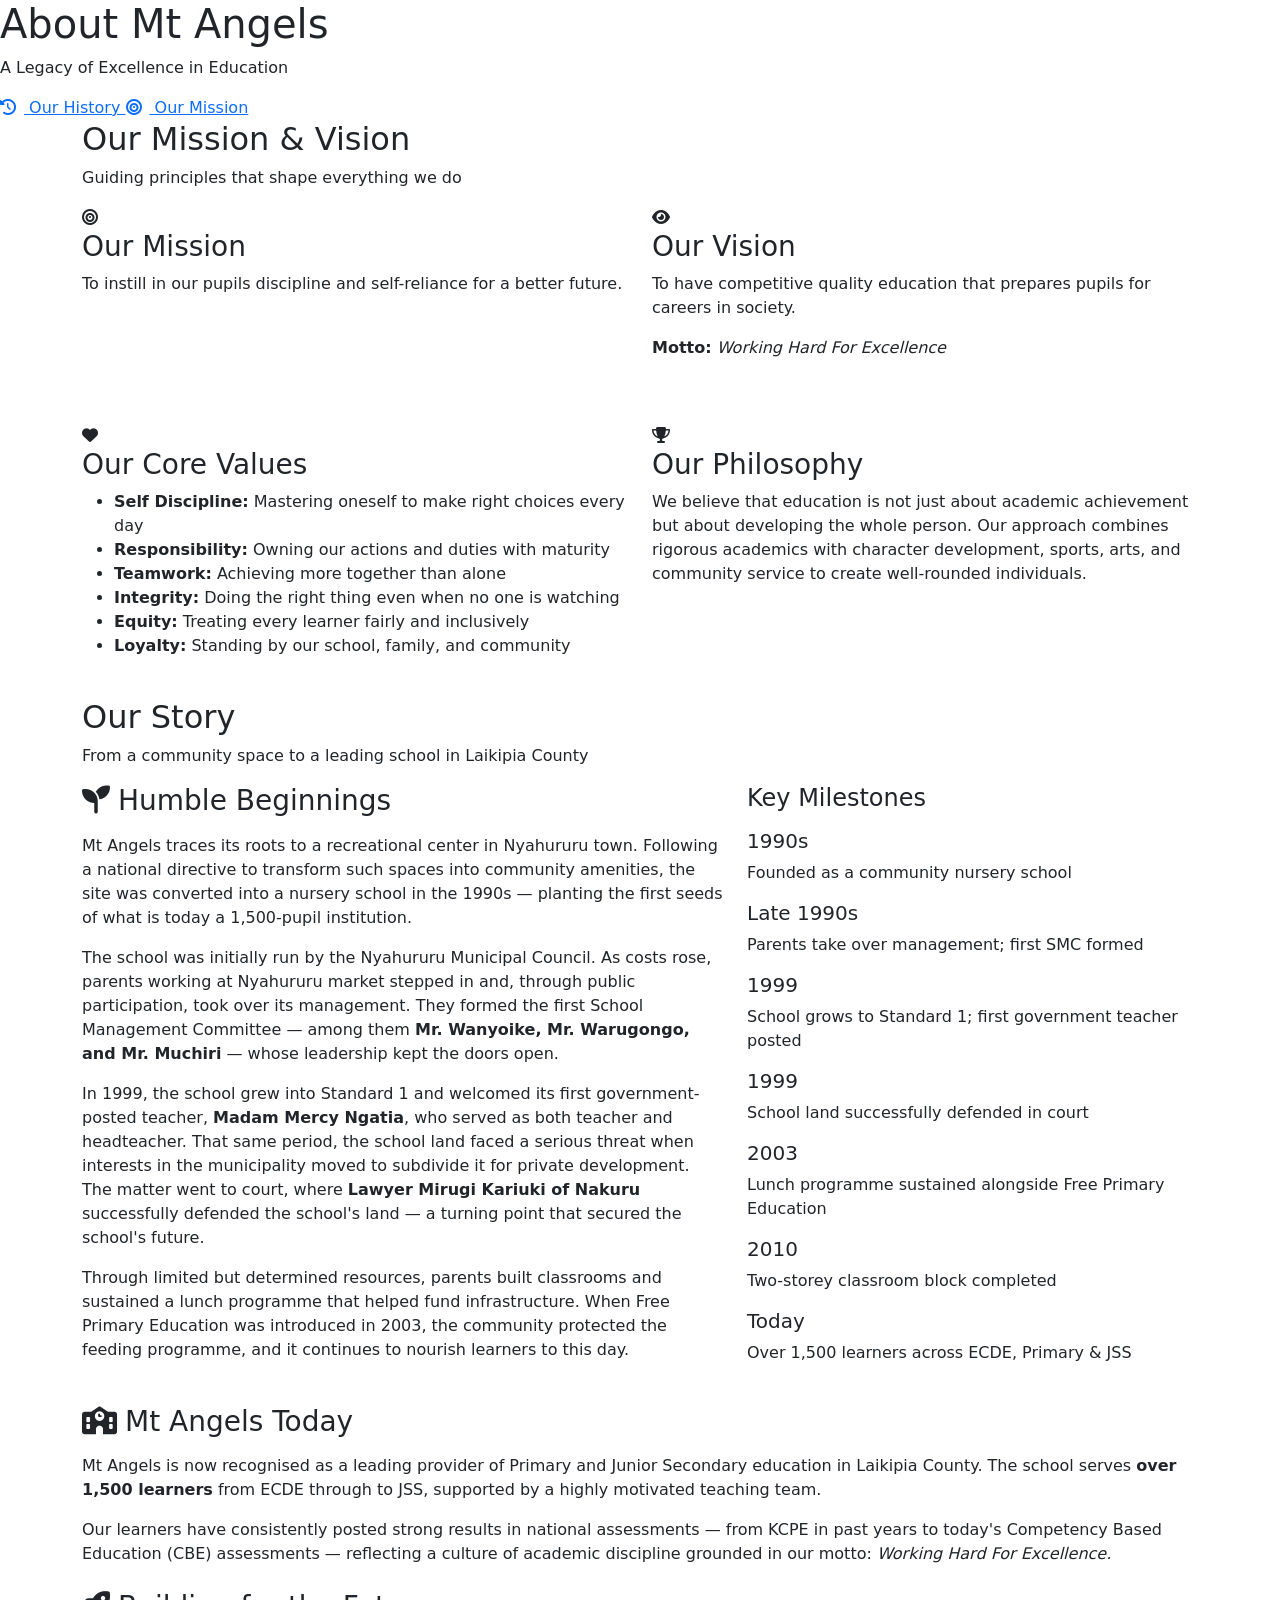
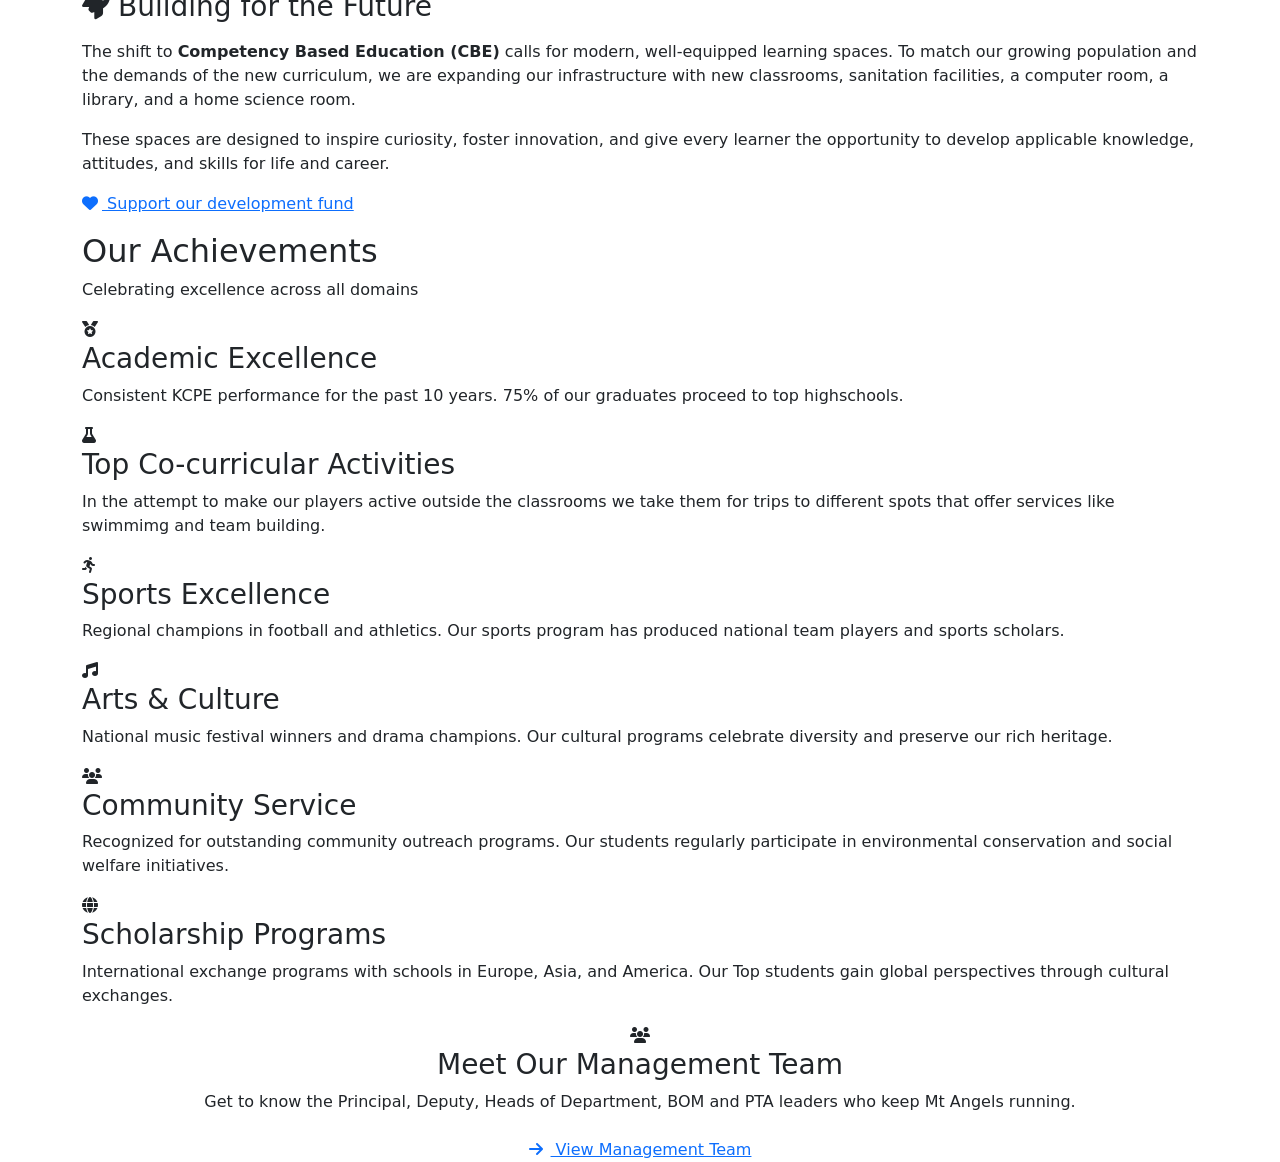
<file: school-website/src/main/resources/templates/about.html>
<!DOCTYPE html>
<html xmlns:th="http://www.thymeleaf.org">
<head>
    <meta charset="UTF-8">
    <meta name="viewport" content="width=device-width, initial-scale=1.0">
    <title>About Us - Mt Angels Comprehensive School</title>
    <meta name="description" content="Learn about Mt Angels Comprehensive School - Our history, mission, vision, and commitment to excellence in education.">
    <!-- Bootstrap CSS -->
    <link href="https://cdn.jsdelivr.net/npm/bootstrap@5.3.0/dist/css/bootstrap.min.css" rel="stylesheet">
    <!-- Google Fonts -->
    <link href="https://fonts.googleapis.com/css2?family=Inter:wght@300;400;500;600;700;800&display=swap" rel="stylesheet">
    <!-- Font Awesome Icons -->
    <link rel="stylesheet" href="https://cdnjs.cloudflare.com/ajax/libs/font-awesome/6.4.0/css/all.min.css">
    <!-- Custom CSS -->
    <link rel="stylesheet" th:href="@{/css/minimal.css}">
</head>
<body>

    <!-- MODERN NAVBAR -->
    <div th:replace="~{fragments/navbar :: navbar(activePage='about')}"></div>

    <!-- PAGE HERO -->
    <section class="hero">
        <div class="hero-content">
            <h1>About Mt Angels</h1>
            <p class="subtitle">A Legacy of Excellence in Education</p>
            <div class="hero-buttons">
                <a href="#history" class="btn-hero btn-primary-hero">
                    <i class="fas fa-history me-2"></i>
                    Our History
                </a>
                <a href="#mission" class="btn-hero btn-outline-hero">
                    <i class="fas fa-bullseye me-2"></i>
                    Our Mission
                </a>
            </div>
        </div>
    </section>

    <!-- MISSION & VISION -->
    <section class="featured-section" id="mission">
        <div class="container">
            <h2 class="section-title">Our Mission & Vision</h2>
            <p class="section-subtitle">Guiding principles that shape everything we do</p>
            
            <div class="row">
                <div class="col-lg-6 mb-4">
                    <div class="feature-card">
                        <div class="feature-icon">
                            <i class="fas fa-bullseye"></i>
                        </div>
                        <h3 class="feature-title">Our Mission</h3>
                        <p class="feature-description">
                            To instill in our pupils discipline and self-reliance for a better future.
                        </p>
                    </div>
                </div>
                <div class="col-lg-6 mb-4">
                    <div class="feature-card">
                        <div class="feature-icon">
                            <i class="fas fa-eye"></i>
                        </div>
                        <h3 class="feature-title">Our Vision</h3>
                        <p class="feature-description">
                            To have competitive quality education that prepares pupils for careers in society.
                        </p>
                        <p class="feature-description mt-3">
                            <strong>Motto:</strong> <em>Working Hard For Excellence</em>
                        </p>
                    </div>
                </div>
            </div>
            
            <div class="row mt-4">
                <div class="col-lg-6 mb-4">
                    <div class="feature-card">
                        <div class="feature-icon">
                            <i class="fas fa-heart"></i>
                        </div>
                        <h3 class="feature-title">Our Core Values</h3>
                        <ul class="feature-description">
                            <li><strong>Self Discipline:</strong> Mastering oneself to make right choices every day</li>
                            <li><strong>Responsibility:</strong> Owning our actions and duties with maturity</li>
                            <li><strong>Teamwork:</strong> Achieving more together than alone</li>
                            <li><strong>Integrity:</strong> Doing the right thing even when no one is watching</li>
                            <li><strong>Equity:</strong> Treating every learner fairly and inclusively</li>
                            <li><strong>Loyalty:</strong> Standing by our school, family, and community</li>
                        </ul>
                    </div>
                </div>
                <div class="col-lg-6 mb-4">
                    <div class="feature-card">
                        <div class="feature-icon">
                            <i class="fas fa-trophy"></i>
                        </div>
                        <h3 class="feature-title">Our Philosophy</h3>
                        <p class="feature-description">
                            We believe that education is not just about academic achievement but about developing the whole person. Our approach combines rigorous academics with character development, sports, arts, and community service to create well-rounded individuals.
                        </p>
                    </div>
                </div>
            </div>
        </div>
    </section>

    <!-- HISTORY -->
    <section class="news-section" id="history">
        <div class="container">
            <h2 class="section-title">Our Story</h2>
            <p class="section-subtitle">From a community space to a leading school in Laikipia County</p>

            <!-- Origins -->
            <div class="feature-card mb-4">
                <div class="row">
                    <div class="col-lg-7">
                        <h3 class="feature-title mb-3"><i class="fas fa-seedling me-2"></i>Humble Beginnings</h3>
                        <p class="feature-description">
                            Mt Angels traces its roots to a recreational center in Nyahururu town. Following a national directive to transform such spaces into community amenities, the site was converted into a nursery school in the 1990s &mdash; planting the first seeds of what is today a 1,500-pupil institution.
                        </p>
                        <p class="feature-description">
                            The school was initially run by the Nyahururu Municipal Council. As costs rose, parents working at Nyahururu market stepped in and, through public participation, took over its management. They formed the first School Management Committee &mdash; among them <strong>Mr. Wanyoike, Mr. Warugongo, and Mr. Muchiri</strong> &mdash; whose leadership kept the doors open.
                        </p>
                        <p class="feature-description">
                            In 1999, the school grew into Standard 1 and welcomed its first government-posted teacher, <strong>Madam Mercy Ngatia</strong>, who served as both teacher and headteacher. That same period, the school land faced a serious threat when interests in the municipality moved to subdivide it for private development. The matter went to court, where <strong>Lawyer Mirugi Kariuki of Nakuru</strong> successfully defended the school's land &mdash; a turning point that secured the school's future.
                        </p>
                        <p class="feature-description">
                            Through limited but determined resources, parents built classrooms and sustained a lunch programme that helped fund infrastructure. When Free Primary Education was introduced in 2003, the community protected the feeding programme, and it continues to nourish learners to this day.
                        </p>
                    </div>
                    <div class="col-lg-5">
                        <h4 class="mb-3">Key Milestones</h4>
                        <div class="timeline">
                            <div class="timeline-item">
                                <h5>1990s</h5>
                                <p>Founded as a community nursery school</p>
                            </div>
                            <div class="timeline-item">
                                <h5>Late 1990s</h5>
                                <p>Parents take over management; first SMC formed</p>
                            </div>
                            <div class="timeline-item">
                                <h5>1999</h5>
                                <p>School grows to Standard 1; first government teacher posted</p>
                            </div>
                            <div class="timeline-item">
                                <h5>1999</h5>
                                <p>School land successfully defended in court</p>
                            </div>
                            <div class="timeline-item">
                                <h5>2003</h5>
                                <p>Lunch programme sustained alongside Free Primary Education</p>
                            </div>
                            <div class="timeline-item">
                                <h5>2010</h5>
                                <p>Two-storey classroom block completed</p>
                            </div>
                            <div class="timeline-item">
                                <h5>Today</h5>
                                <p>Over 1,500 learners across ECDE, Primary &amp; JSS</p>
                            </div>
                        </div>
                    </div>
                </div>
            </div>

            <!-- Today -->
            <div class="feature-card mb-4">
                <h3 class="feature-title mb-3"><i class="fas fa-school me-2"></i>Mt Angels Today</h3>
                <p class="feature-description">
                    Mt Angels is now recognised as a leading provider of Primary and Junior Secondary education in Laikipia County. The school serves <strong>over 1,500 learners</strong> from ECDE through to JSS, supported by a highly motivated teaching team.
                </p>
                <p class="feature-description">
                    Our learners have consistently posted strong results in national assessments &mdash; from KCPE in past years to today's Competency Based Education (CBE) assessments &mdash; reflecting a culture of academic discipline grounded in our motto: <em>Working Hard For Excellence.</em>
                </p>
            </div>

            <!-- Future -->
            <div class="feature-card">
                <h3 class="feature-title mb-3"><i class="fas fa-rocket me-2"></i>Building for the Future</h3>
                <p class="feature-description">
                    The shift to <strong>Competency Based Education (CBE)</strong> calls for modern, well-equipped learning spaces. To match our growing population and the demands of the new curriculum, we are expanding our infrastructure with new classrooms, sanitation facilities, a computer room, a library, and a home science room.
                </p>
                <p class="feature-description">
                    These spaces are designed to inspire curiosity, foster innovation, and give every learner the opportunity to develop applicable knowledge, attitudes, and skills for life and career.
                </p>
                <p class="feature-description">
                    <a href="/contact#support" class="read-more"><i class="fas fa-heart me-1"></i> Support our development fund</a>
                </p>
            </div>
        </div>
    </section>

    <!-- ACHIEVEMENTS -->
    <section class="featured-section">
        <div class="container">
            <h2 class="section-title">Our Achievements</h2>
            <p class="section-subtitle">Celebrating excellence across all domains</p>
            
            <div class="feature-grid">
                <div class="feature-card">
                    <div class="feature-icon">
                        <i class="fas fa-medal"></i>
                    </div>
                    <h3 class="feature-title">Academic Excellence</h3>
                    <p class="feature-description">
                        Consistent KCPE performance for the past 10 years. 75% of our graduates proceed to top highschools.
                    </p>
                </div>
                <div class="feature-card">
                    <div class="feature-icon">
                        <i class="fas fa-flask"></i>
                    </div>
                    <h3 class="feature-title">Top Co-curricular Activities</h3>
                    <p class="feature-description">
                        In the attempt to make our players active outside the classrooms we take them for trips to different spots that offer services like swimmimg and team building.
                    </p>
                </div>
                <div class="feature-card">
                    <div class="feature-icon">
                        <i class="fas fa-running"></i>
                    </div>
                    <h3 class="feature-title">Sports Excellence</h3>
                    <p class="feature-description">
                        Regional champions in football and athletics. Our sports program has produced national team players and sports scholars.
                    </p>
                </div>
                <div class="feature-card">
                    <div class="feature-icon">
                        <i class="fas fa-music"></i>
                    </div>
                    <h3 class="feature-title">Arts & Culture</h3>
                    <p class="feature-description">
                        National music festival winners and drama champions. Our cultural programs celebrate diversity and preserve our rich heritage.
                    </p>
                </div>
                <div class="feature-card">
                    <div class="feature-icon">
                        <i class="fas fa-users"></i>
                    </div>
                    <h3 class="feature-title">Community Service</h3>
                    <p class="feature-description">
                        Recognized for outstanding community outreach programs. Our students regularly participate in environmental conservation and social welfare initiatives.
                    </p>
                </div>
                <div class="feature-card">
                    <div class="feature-icon">
                        <i class="fas fa-globe"></i>
                    </div>
                    <h3 class="feature-title">Scholarship Programs </h3>
                    <p class="feature-description">
                        International exchange programs with schools in Europe, Asia, and America. Our Top students gain global perspectives through cultural exchanges.
                    </p>
                </div>
            </div>
        </div>
    </section>

    <!-- MEET THE TEAM CTA -->
    <section class="news-section">
        <div class="container">
            <div class="feature-card text-center">
                <div class="feature-icon mx-auto"><i class="fas fa-users"></i></div>
                <h3 class="feature-title">Meet Our Management Team</h3>
                <p class="feature-description mb-4">
                    Get to know the Principal, Deputy, Heads of Department, BOM and PTA leaders who keep Mt Angels running.
                </p>
                <a href="/management" class="btn-hero btn-primary-hero">
                    <i class="fas fa-arrow-right me-2"></i>
                    View Management Team
                </a>
            </div>
        </div>
    </section>

    <!-- FOOTER -->
    <div th:replace="~{fragments/footer :: footer}"></div>

    <!-- Bootstrap JS -->
    <script src="https://cdn.jsdelivr.net/npm/bootstrap@5.3.0/dist/js/bootstrap.bundle.min.js"></script>
    <script>
        // Navbar scroll effect
        window.addEventListener('scroll', function() {
            const navbar = document.querySelector('.navbar');
            if (window.scrollY > 50) {
                navbar.classList.add('scrolled');
            } else {
                navbar.classList.remove('scrolled');
            }
        });

        // Smooth scroll for anchor links
        document.querySelectorAll('a[href^="#"]').forEach(anchor => {
            anchor.addEventListener('click', function (e) {
                e.preventDefault();
                const target = document.querySelector(this.getAttribute('href'));
                if (target) {
                    target.scrollIntoView({
                        behavior: 'smooth',
                        block: 'start'
                    });
                }
            });
        });

        // Add animation on scroll
        const observerOptions = {
            threshold: 0.1,
            rootMargin: '0px 0px -50px 0px'
        };

        const observer = new IntersectionObserver(function(entries) {
            entries.forEach(entry => {
                if (entry.isIntersecting) {
                    entry.target.style.opacity = '1';
                    entry.target.style.transform = 'translateY(0)';
                }
            });
        }, observerOptions);

        // Observe feature cards
        document.querySelectorAll('.feature-card').forEach(card => {
            card.style.opacity = '0';
            card.style.transform = 'translateY(30px)';
            card.style.transition = 'opacity 0.6s ease, transform 0.6s ease';
            observer.observe(card);
        });
    </script>
</body>
</html>
</file>
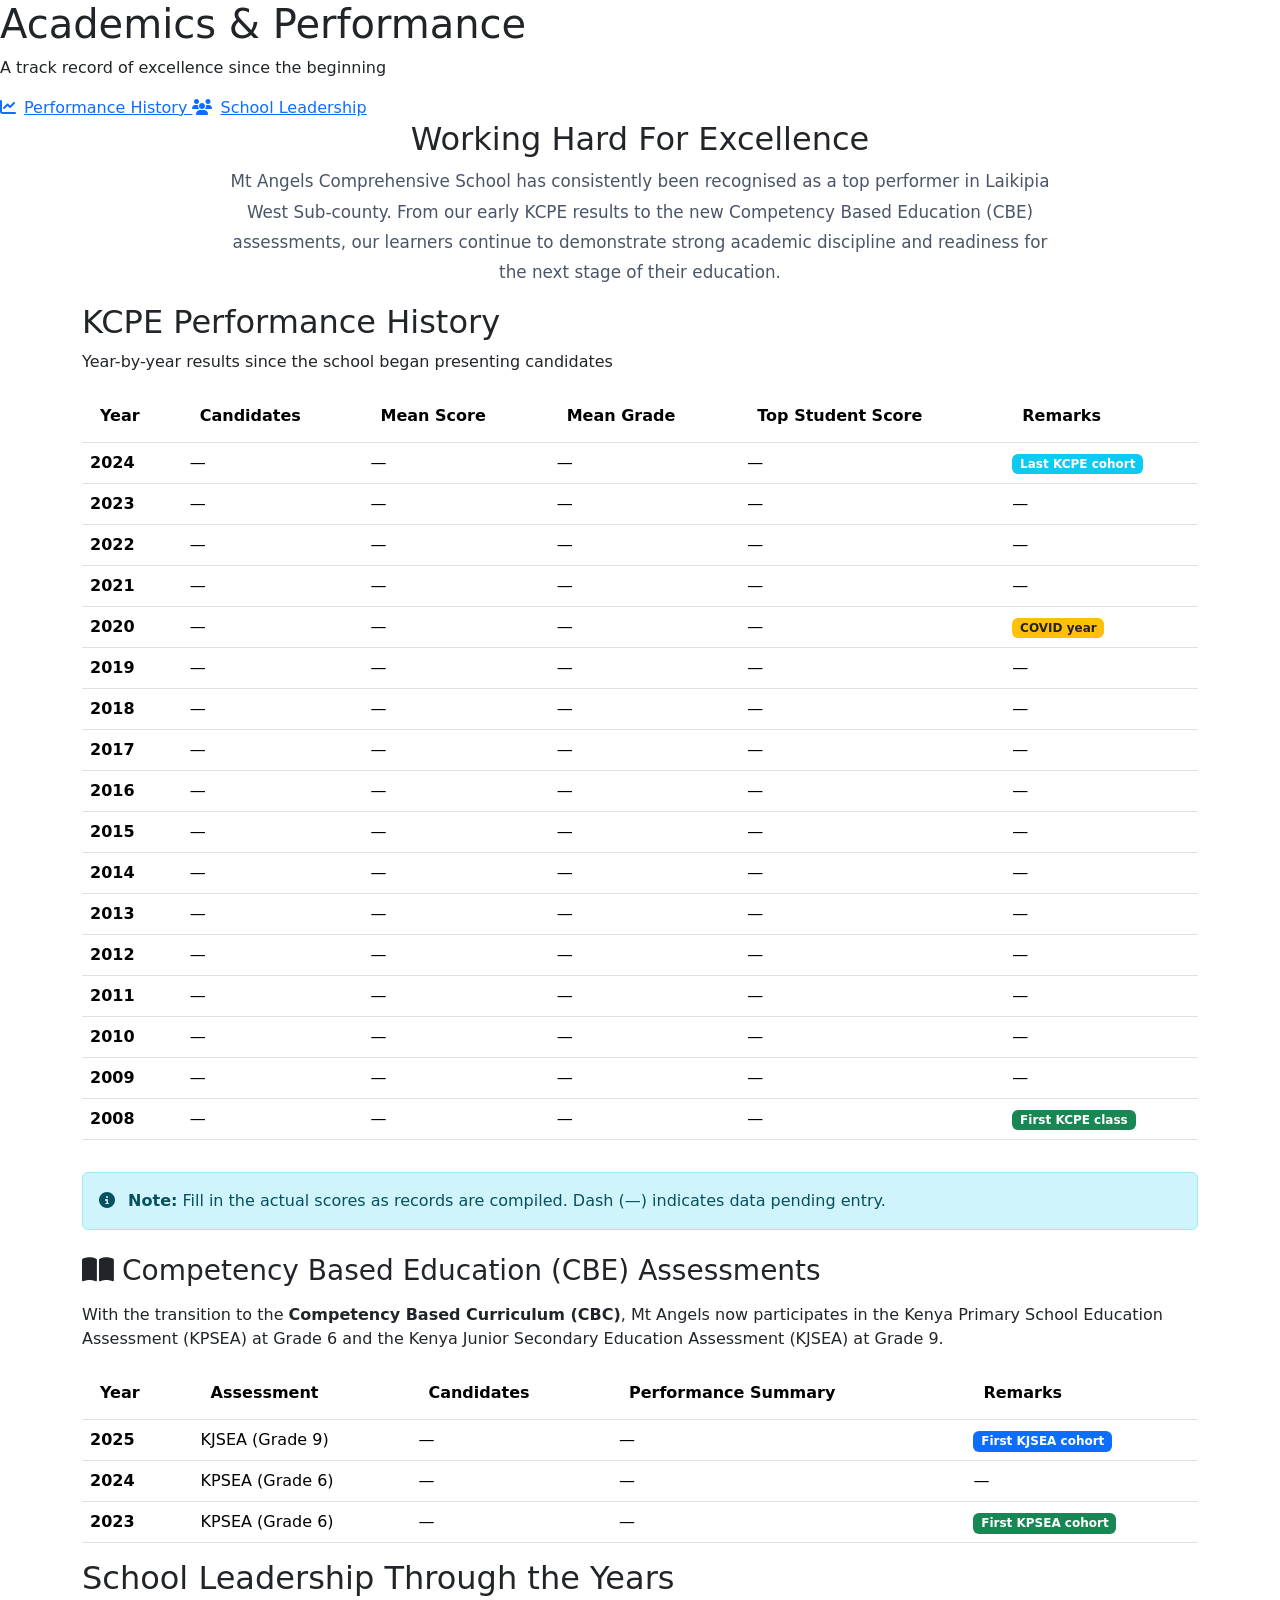
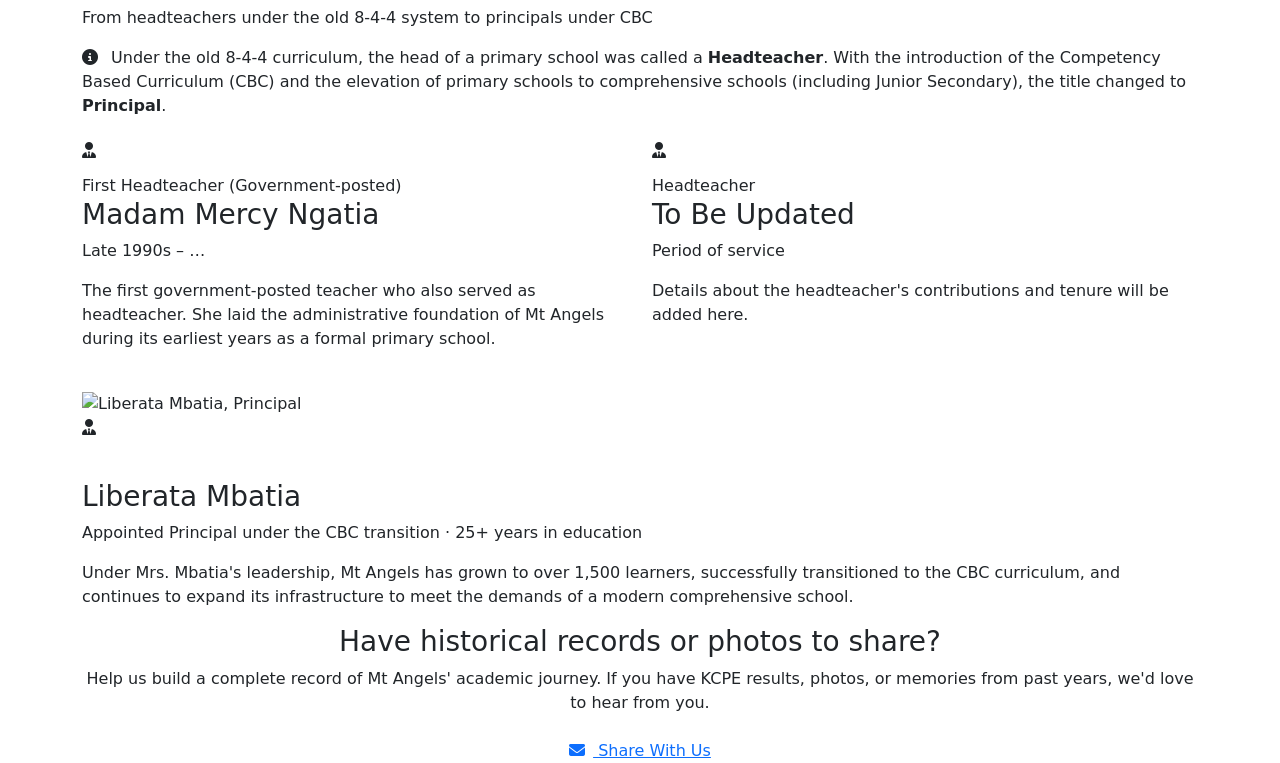
<file: school-website/src/main/resources/templates/academics.html>
<!DOCTYPE html>
<html xmlns:th="http://www.thymeleaf.org">
<head>
    <meta charset="UTF-8">
    <meta name="viewport" content="width=device-width, initial-scale=1.0">
    <title>Academics &amp; Performance - Mt Angels Comprehensive School</title>
    <meta name="description" content="Academic performance history and leadership of Mt Angels Comprehensive School from its founding to today.">
    <link href="https://cdn.jsdelivr.net/npm/bootstrap@5.3.0/dist/css/bootstrap.min.css" rel="stylesheet">
    <link href="https://fonts.googleapis.com/css2?family=Inter:wght@300;400;500;600;700;800&display=swap" rel="stylesheet">
    <link rel="stylesheet" href="https://cdnjs.cloudflare.com/ajax/libs/font-awesome/6.4.0/css/all.min.css">
    <link rel="stylesheet" th:href="@{/css/minimal.css}">
</head>
<body>

    <!-- NAVBAR -->
    <div th:replace="~{fragments/navbar :: navbar(activePage='academics')}"></div>

    <!-- HERO -->
    <section class="hero">
        <div class="hero-content">
            <h1>Academics &amp; Performance</h1>
            <p class="subtitle">A track record of excellence since the beginning</p>
            <div class="hero-buttons">
                <a href="#performance" class="btn-hero btn-primary-hero">
                    <i class="fas fa-chart-line me-2"></i>Performance History
                </a>
                <a href="#leadership" class="btn-hero btn-outline-hero">
                    <i class="fas fa-users me-2"></i>School Leadership
                </a>
            </div>
        </div>
    </section>

    <!-- INTRO -->
    <section class="featured-section">
        <div class="container">
            <div class="row">
                <div class="col-lg-9 mx-auto text-center">
                    <h2 class="section-title">Working Hard For Excellence</h2>
                    <p style="color: #4a5568; font-size: 1.05rem; line-height: 1.8;">
                        Mt Angels Comprehensive School has consistently been recognised as a top performer in Laikipia West Sub-county. From our early KCPE results to the new Competency Based Education (CBE) assessments, our learners continue to demonstrate strong academic discipline and readiness for the next stage of their education.
                    </p>
                </div>
            </div>
        </div>
    </section>

    <!-- PERFORMANCE HISTORY TABLE -->
    <section class="news-section" id="performance">
        <div class="container">
            <h2 class="section-title">KCPE Performance History</h2>
            <p class="section-subtitle">Year-by-year results since the school began presenting candidates</p>

            <div class="feature-card">
                <div class="table-responsive">
                    <table class="table table-hover align-middle" style="border-collapse: separate; border-spacing: 0;">
                        <thead>
                            <tr style="background: var(--primary-color); color: #fff;">
                                <th style="padding: 14px 18px; border-radius: 8px 0 0 0;">Year</th>
                                <th style="padding: 14px 18px;">Candidates</th>
                                <th style="padding: 14px 18px;">Mean Score</th>
                                <th style="padding: 14px 18px;">Mean Grade</th>
                                <th style="padding: 14px 18px;">Top Student Score</th>
                                <th style="padding: 14px 18px; border-radius: 0 8px 0 0;">Remarks</th>
                            </tr>
                        </thead>
                        <tbody>
                            <tr>
                                <td><strong>2024</strong></td>
                                <td>&mdash;</td>
                                <td>&mdash;</td>
                                <td>&mdash;</td>
                                <td>&mdash;</td>
                                <td><span class="badge bg-info">Last KCPE cohort</span></td>
                            </tr>
                            <tr>
                                <td><strong>2023</strong></td>
                                <td>&mdash;</td>
                                <td>&mdash;</td>
                                <td>&mdash;</td>
                                <td>&mdash;</td>
                                <td>&mdash;</td>
                            </tr>
                            <tr>
                                <td><strong>2022</strong></td>
                                <td>&mdash;</td>
                                <td>&mdash;</td>
                                <td>&mdash;</td>
                                <td>&mdash;</td>
                                <td>&mdash;</td>
                            </tr>
                            <tr>
                                <td><strong>2021</strong></td>
                                <td>&mdash;</td>
                                <td>&mdash;</td>
                                <td>&mdash;</td>
                                <td>&mdash;</td>
                                <td>&mdash;</td>
                            </tr>
                            <tr>
                                <td><strong>2020</strong></td>
                                <td>&mdash;</td>
                                <td>&mdash;</td>
                                <td>&mdash;</td>
                                <td>&mdash;</td>
                                <td><span class="badge bg-warning text-dark">COVID year</span></td>
                            </tr>
                            <tr>
                                <td><strong>2019</strong></td>
                                <td>&mdash;</td>
                                <td>&mdash;</td>
                                <td>&mdash;</td>
                                <td>&mdash;</td>
                                <td>&mdash;</td>
                            </tr>
                            <tr>
                                <td><strong>2018</strong></td>
                                <td>&mdash;</td>
                                <td>&mdash;</td>
                                <td>&mdash;</td>
                                <td>&mdash;</td>
                                <td>&mdash;</td>
                            </tr>
                            <tr>
                                <td><strong>2017</strong></td>
                                <td>&mdash;</td>
                                <td>&mdash;</td>
                                <td>&mdash;</td>
                                <td>&mdash;</td>
                                <td>&mdash;</td>
                            </tr>
                            <tr>
                                <td><strong>2016</strong></td>
                                <td>&mdash;</td>
                                <td>&mdash;</td>
                                <td>&mdash;</td>
                                <td>&mdash;</td>
                                <td>&mdash;</td>
                            </tr>
                            <tr>
                                <td><strong>2015</strong></td>
                                <td>&mdash;</td>
                                <td>&mdash;</td>
                                <td>&mdash;</td>
                                <td>&mdash;</td>
                                <td>&mdash;</td>
                            </tr>
                            <tr>
                                <td><strong>2014</strong></td>
                                <td>&mdash;</td>
                                <td>&mdash;</td>
                                <td>&mdash;</td>
                                <td>&mdash;</td>
                                <td>&mdash;</td>
                            </tr>
                            <tr>
                                <td><strong>2013</strong></td>
                                <td>&mdash;</td>
                                <td>&mdash;</td>
                                <td>&mdash;</td>
                                <td>&mdash;</td>
                                <td>&mdash;</td>
                            </tr>
                            <tr>
                                <td><strong>2012</strong></td>
                                <td>&mdash;</td>
                                <td>&mdash;</td>
                                <td>&mdash;</td>
                                <td>&mdash;</td>
                                <td>&mdash;</td>
                            </tr>
                            <tr>
                                <td><strong>2011</strong></td>
                                <td>&mdash;</td>
                                <td>&mdash;</td>
                                <td>&mdash;</td>
                                <td>&mdash;</td>
                                <td>&mdash;</td>
                            </tr>
                            <tr>
                                <td><strong>2010</strong></td>
                                <td>&mdash;</td>
                                <td>&mdash;</td>
                                <td>&mdash;</td>
                                <td>&mdash;</td>
                                <td>&mdash;</td>
                            </tr>
                            <tr>
                                <td><strong>2009</strong></td>
                                <td>&mdash;</td>
                                <td>&mdash;</td>
                                <td>&mdash;</td>
                                <td>&mdash;</td>
                                <td>&mdash;</td>
                            </tr>
                            <tr>
                                <td><strong>2008</strong></td>
                                <td>&mdash;</td>
                                <td>&mdash;</td>
                                <td>&mdash;</td>
                                <td>&mdash;</td>
                                <td><span class="badge bg-success">First KCPE class</span></td>
                            </tr>
                        </tbody>
                    </table>
                </div>
                <div class="alert alert-info mt-3">
                    <i class="fas fa-info-circle me-2"></i>
                    <strong>Note:</strong> Fill in the actual scores as records are compiled. Dash (&mdash;) indicates data pending entry.
                </div>
            </div>

            <!-- CBE / KPSEA / KJSEA -->
            <div class="feature-card mt-4">
                <h3 class="feature-title mb-3"><i class="fas fa-book-open me-2"></i>Competency Based Education (CBE) Assessments</h3>
                <p class="feature-description">
                    With the transition to the <strong>Competency Based Curriculum (CBC)</strong>, Mt Angels now participates in the Kenya Primary School Education Assessment (KPSEA) at Grade 6 and the Kenya Junior Secondary Education Assessment (KJSEA) at Grade 9.
                </p>
                <div class="table-responsive mt-3">
                    <table class="table table-hover align-middle">
                        <thead>
                            <tr style="background: var(--primary-color); color: #fff;">
                                <th style="padding: 14px 18px; border-radius: 8px 0 0 0;">Year</th>
                                <th style="padding: 14px 18px;">Assessment</th>
                                <th style="padding: 14px 18px;">Candidates</th>
                                <th style="padding: 14px 18px;">Performance Summary</th>
                                <th style="padding: 14px 18px; border-radius: 0 8px 0 0;">Remarks</th>
                            </tr>
                        </thead>
                        <tbody>
                            <tr>
                                <td><strong>2025</strong></td>
                                <td>KJSEA (Grade 9)</td>
                                <td>&mdash;</td>
                                <td>&mdash;</td>
                                <td><span class="badge bg-primary">First KJSEA cohort</span></td>
                            </tr>
                            <tr>
                                <td><strong>2024</strong></td>
                                <td>KPSEA (Grade 6)</td>
                                <td>&mdash;</td>
                                <td>&mdash;</td>
                                <td>&mdash;</td>
                            </tr>
                            <tr>
                                <td><strong>2023</strong></td>
                                <td>KPSEA (Grade 6)</td>
                                <td>&mdash;</td>
                                <td>&mdash;</td>
                                <td><span class="badge bg-success">First KPSEA cohort</span></td>
                            </tr>
                        </tbody>
                    </table>
                </div>
            </div>
        </div>
    </section>

    <!-- SCHOOL LEADERSHIP HISTORY -->
    <section class="featured-section" id="leadership">
        <div class="container">
            <h2 class="section-title">School Leadership Through the Years</h2>
            <p class="section-subtitle">From headteachers under the old 8-4-4 system to principals under CBC</p>

            <div class="feature-card mb-4">
                <p class="feature-description">
                    <i class="fas fa-info-circle me-2" style="color: var(--primary-color);"></i>
                    Under the old 8-4-4 curriculum, the head of a primary school was called a <strong>Headteacher</strong>. With the introduction of the Competency Based Curriculum (CBC) and the elevation of primary schools to comprehensive schools (including Junior Secondary), the title changed to <strong>Principal</strong>.
                </p>
            </div>

            <div class="row g-4">
                <!-- Madam Mercy Ngatia -->
                <div class="col-lg-6">
                    <div class="leader-feature">
                        <figure class="leader-photo">
                            <div class="leader-photo-fallback" style="display:flex;"><i class="fas fa-user-tie"></i></div>
                        </figure>
                        <div class="leader-body">
                            <span class="staff-role">First Headteacher (Government-posted)</span>
                            <h3 class="leader-name">Madam Mercy Ngatia</h3>
                            <p class="leader-meta">Late 1990s &ndash; &hellip;</p>
                            <p class="leader-bio">The first government-posted teacher who also served as headteacher. She laid the administrative foundation of Mt Angels during its earliest years as a formal primary school.</p>
                        </div>
                    </div>
                </div>

                <!-- Placeholder for other headteachers -->
                <div class="col-lg-6">
                    <div class="leader-feature">
                        <figure class="leader-photo">
                            <div class="leader-photo-fallback" style="display:flex;"><i class="fas fa-user-tie"></i></div>
                        </figure>
                        <div class="leader-body">
                            <span class="staff-role">Headteacher</span>
                            <h3 class="leader-name">To Be Updated</h3>
                            <p class="leader-meta">Period of service</p>
                            <p class="leader-bio">Details about the headteacher's contributions and tenure will be added here.</p>
                        </div>
                    </div>
                </div>

                <!-- Liberata Mbatia - Current Principal -->
                <div class="col-lg-12">
                    <div class="leader-feature" style="border-left: 4px solid var(--accent-color);">
                        <figure class="leader-photo">
                            <img th:src="@{/images/staff/principal.jpg}" alt="Liberata Mbatia, Principal"
                                 onerror="this.parentElement.classList.add('no-image'); this.remove();">
                            <div class="leader-photo-fallback"><i class="fas fa-user-tie"></i></div>
                        </figure>
                        <div class="leader-body">
                            <span class="staff-role" style="background: var(--accent-color); color: #fff; padding: 4px 12px; border-radius: 20px; font-size: 0.8rem;">Current Principal</span>
                            <h3 class="leader-name">Liberata Mbatia</h3>
                            <p class="leader-meta">Appointed Principal under the CBC transition &middot; 25+ years in education</p>
                            <p class="leader-bio">Under Mrs. Mbatia's leadership, Mt Angels has grown to over 1,500 learners, successfully transitioned to the CBC curriculum, and continues to expand its infrastructure to meet the demands of a modern comprehensive school.</p>
                        </div>
                    </div>
                </div>
            </div>
        </div>
    </section>

    <!-- CTA -->
    <section class="news-section">
        <div class="container">
            <div class="feature-card text-center">
                <h3 class="feature-title">Have historical records or photos to share?</h3>
                <p class="feature-description mb-4">
                    Help us build a complete record of Mt Angels' academic journey. If you have KCPE results, photos, or memories from past years, we'd love to hear from you.
                </p>
                <a href="/contact" class="btn-hero btn-primary-hero">
                    <i class="fas fa-envelope me-2"></i>
                    Share With Us
                </a>
            </div>
        </div>
    </section>

    <!-- FOOTER -->
    <div th:replace="~{fragments/footer :: footer}"></div>

    <script src="https://cdn.jsdelivr.net/npm/bootstrap@5.3.0/dist/js/bootstrap.bundle.min.js"></script>
    <script>
        window.addEventListener('scroll', function() {
            const navbar = document.querySelector('.navbar');
            if (window.scrollY > 50) navbar.classList.add('scrolled');
            else navbar.classList.remove('scrolled');
        });

        const observer = new IntersectionObserver(function(entries) {
            entries.forEach(entry => {
                if (entry.isIntersecting) {
                    entry.target.style.opacity = '1';
                    entry.target.style.transform = 'translateY(0)';
                }
            });
        }, { threshold: 0.1, rootMargin: '0px 0px -50px 0px' });

        document.querySelectorAll('.feature-card, .leader-feature').forEach(card => {
            card.style.opacity = '0';
            card.style.transform = 'translateY(30px)';
            card.style.transition = 'opacity 0.6s ease, transform 0.6s ease';
            observer.observe(card);
        });
    </script>
</body>
</html>
</file>
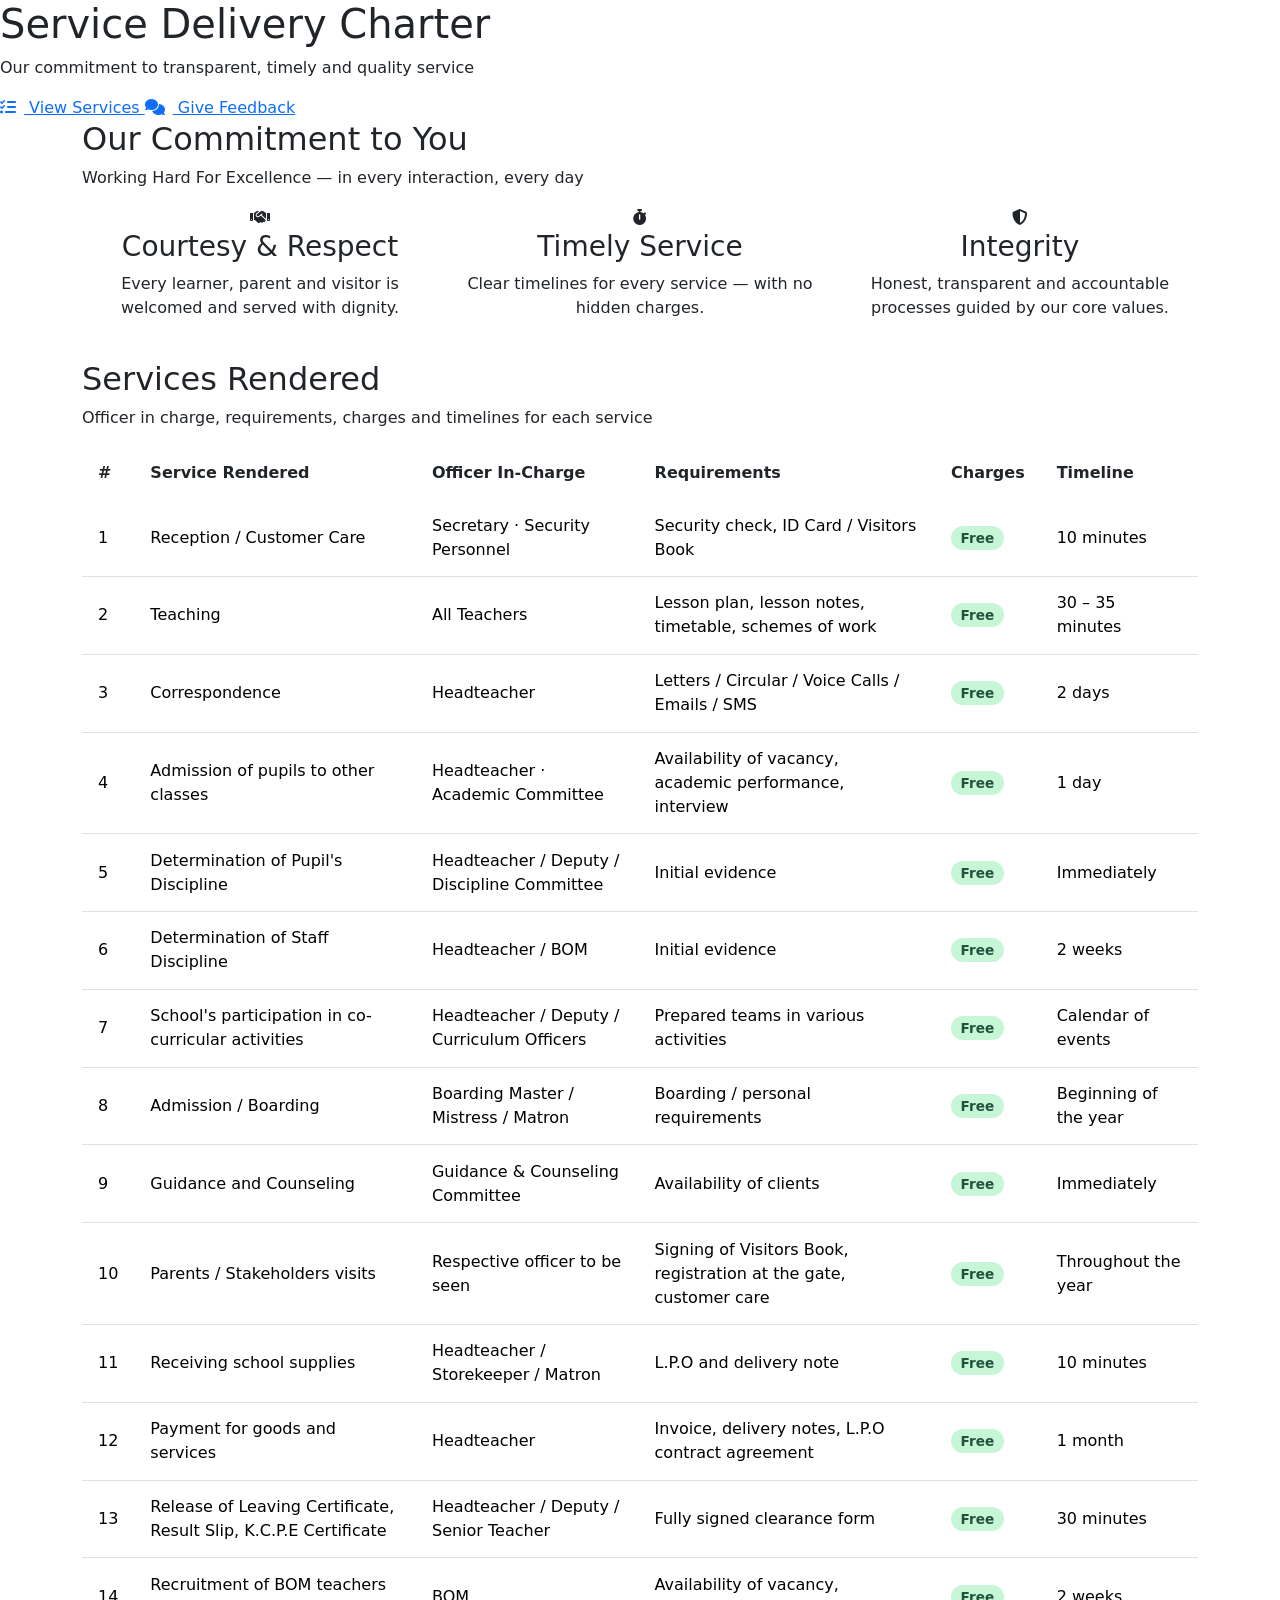
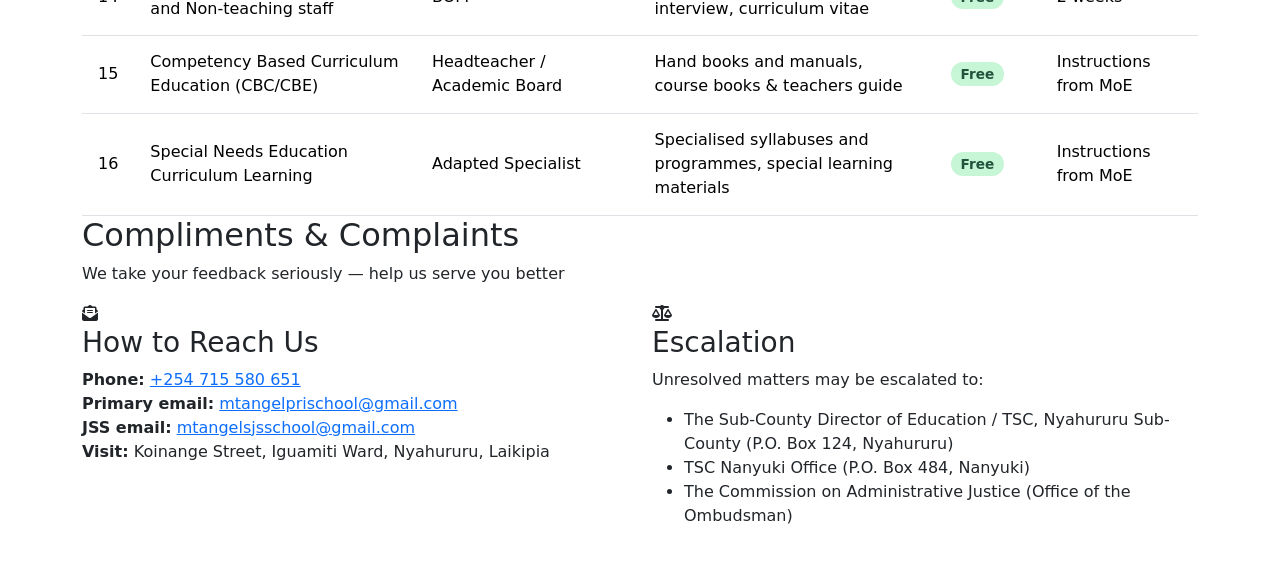
<file: school-website/src/main/resources/templates/charter.html>
<!DOCTYPE html>
<html xmlns:th="http://www.thymeleaf.org">
<head>
    <meta charset="UTF-8">
    <meta name="viewport" content="width=device-width, initial-scale=1.0">
    <title>Service Delivery Charter - Mt Angels Comprehensive School</title>
    <meta name="description" content="Mt Angels Comprehensive School Service Delivery Charter - our commitment to transparent, timely, and quality service to learners, parents, and the community.">
    <link href="https://cdn.jsdelivr.net/npm/bootstrap@5.3.0/dist/css/bootstrap.min.css" rel="stylesheet">
    <link href="https://fonts.googleapis.com/css2?family=Inter:wght@300;400;500;600;700;800&display=swap" rel="stylesheet">
    <link rel="stylesheet" href="https://cdnjs.cloudflare.com/ajax/libs/font-awesome/6.4.0/css/all.min.css">
    <link rel="stylesheet" th:href="@{/css/minimal.css}">
    <style>
        .charter-table thead th {
            background: var(--primary-color);
            color: var(--text-light);
            font-weight: 600;
            border: none;
        }
        .charter-table tbody tr:hover { background: rgba(102, 126, 234, 0.05); }
        .charter-table td, .charter-table th { vertical-align: middle; padding: 0.9rem 1rem; }
        .charter-table .badge-free {
            background: #c6f6d5; color: #22543d;
            padding: 0.25rem 0.6rem; border-radius: 999px; font-size: 0.85rem; font-weight: 600;
        }
    </style>
</head>
<body>

    <!-- NAVBAR -->
    <div th:replace="~{fragments/navbar :: navbar(activePage='charter')}"></div>

    <!-- HERO -->
    <section class="hero">
        <div class="hero-content">
            <h1>Service Delivery Charter</h1>
            <p class="subtitle">Our commitment to transparent, timely and quality service</p>
            <div class="hero-buttons">
                <a href="#charter" class="btn-hero btn-primary-hero">
                    <i class="fas fa-list-check me-2"></i>
                    View Services
                </a>
                <a href="/contact" class="btn-hero btn-outline-hero">
                    <i class="fas fa-comments me-2"></i>
                    Give Feedback
                </a>
            </div>
        </div>
    </section>

    <!-- COMMITMENT -->
    <section class="featured-section">
        <div class="container">
            <h2 class="section-title">Our Commitment to You</h2>
            <p class="section-subtitle">Working Hard For Excellence &mdash; in every interaction, every day</p>
            <div class="row">
                <div class="col-md-4 mb-4">
                    <div class="feature-card text-center">
                        <div class="feature-icon mx-auto"><i class="fas fa-handshake"></i></div>
                        <h3 class="feature-title">Courtesy &amp; Respect</h3>
                        <p class="feature-description">Every learner, parent and visitor is welcomed and served with dignity.</p>
                    </div>
                </div>
                <div class="col-md-4 mb-4">
                    <div class="feature-card text-center">
                        <div class="feature-icon mx-auto"><i class="fas fa-stopwatch"></i></div>
                        <h3 class="feature-title">Timely Service</h3>
                        <p class="feature-description">Clear timelines for every service &mdash; with no hidden charges.</p>
                    </div>
                </div>
                <div class="col-md-4 mb-4">
                    <div class="feature-card text-center">
                        <div class="feature-icon mx-auto"><i class="fas fa-shield-halved"></i></div>
                        <h3 class="feature-title">Integrity</h3>
                        <p class="feature-description">Honest, transparent and accountable processes guided by our core values.</p>
                    </div>
                </div>
            </div>
        </div>
    </section>

    <!-- CHARTER TABLE -->
    <section class="news-section" id="charter">
        <div class="container">
            <h2 class="section-title">Services Rendered</h2>
            <p class="section-subtitle">Officer in charge, requirements, charges and timelines for each service</p>

            <div class="feature-card p-0" style="overflow: hidden;">
                <div class="table-responsive">
                    <table class="table charter-table mb-0">
                        <thead>
                            <tr>
                                <th>#</th>
                                <th>Service Rendered</th>
                                <th>Officer In-Charge</th>
                                <th>Requirements</th>
                                <th>Charges</th>
                                <th>Timeline</th>
                            </tr>
                        </thead>
                        <tbody>
                            <tr>
                                <td>1</td>
                                <td>Reception / Customer Care</td>
                                <td>Secretary &middot; Security Personnel</td>
                                <td>Security check, ID Card / Visitors Book</td>
                                <td><span class="badge-free">Free</span></td>
                                <td>10 minutes</td>
                            </tr>
                            <tr>
                                <td>2</td>
                                <td>Teaching</td>
                                <td>All Teachers</td>
                                <td>Lesson plan, lesson notes, timetable, schemes of work</td>
                                <td><span class="badge-free">Free</span></td>
                                <td>30 &ndash; 35 minutes</td>
                            </tr>
                            <tr>
                                <td>3</td>
                                <td>Correspondence</td>
                                <td>Headteacher</td>
                                <td>Letters / Circular / Voice Calls / Emails / SMS</td>
                                <td><span class="badge-free">Free</span></td>
                                <td>2 days</td>
                            </tr>
                            <tr>
                                <td>4</td>
                                <td>Admission of pupils to other classes</td>
                                <td>Headteacher &middot; Academic Committee</td>
                                <td>Availability of vacancy, academic performance, interview</td>
                                <td><span class="badge-free">Free</span></td>
                                <td>1 day</td>
                            </tr>
                            <tr>
                                <td>5</td>
                                <td>Determination of Pupil's Discipline</td>
                                <td>Headteacher / Deputy / Discipline Committee</td>
                                <td>Initial evidence</td>
                                <td><span class="badge-free">Free</span></td>
                                <td>Immediately</td>
                            </tr>
                            <tr>
                                <td>6</td>
                                <td>Determination of Staff Discipline</td>
                                <td>Headteacher / BOM</td>
                                <td>Initial evidence</td>
                                <td><span class="badge-free">Free</span></td>
                                <td>2 weeks</td>
                            </tr>
                            <tr>
                                <td>7</td>
                                <td>School's participation in co-curricular activities</td>
                                <td>Headteacher / Deputy / Curriculum Officers</td>
                                <td>Prepared teams in various activities</td>
                                <td><span class="badge-free">Free</span></td>
                                <td>Calendar of events</td>
                            </tr>
                            <tr>
                                <td>8</td>
                                <td>Admission / Boarding</td>
                                <td>Boarding Master / Mistress / Matron</td>
                                <td>Boarding / personal requirements</td>
                                <td><span class="badge-free">Free</span></td>
                                <td>Beginning of the year</td>
                            </tr>
                            <tr>
                                <td>9</td>
                                <td>Guidance and Counseling</td>
                                <td>Guidance &amp; Counseling Committee</td>
                                <td>Availability of clients</td>
                                <td><span class="badge-free">Free</span></td>
                                <td>Immediately</td>
                            </tr>
                            <tr>
                                <td>10</td>
                                <td>Parents / Stakeholders visits</td>
                                <td>Respective officer to be seen</td>
                                <td>Signing of Visitors Book, registration at the gate, customer care</td>
                                <td><span class="badge-free">Free</span></td>
                                <td>Throughout the year</td>
                            </tr>
                            <tr>
                                <td>11</td>
                                <td>Receiving school supplies</td>
                                <td>Headteacher / Storekeeper / Matron</td>
                                <td>L.P.O and delivery note</td>
                                <td><span class="badge-free">Free</span></td>
                                <td>10 minutes</td>
                            </tr>
                            <tr>
                                <td>12</td>
                                <td>Payment for goods and services</td>
                                <td>Headteacher</td>
                                <td>Invoice, delivery notes, L.P.O contract agreement</td>
                                <td><span class="badge-free">Free</span></td>
                                <td>1 month</td>
                            </tr>
                            <tr>
                                <td>13</td>
                                <td>Release of Leaving Certificate, Result Slip, K.C.P.E Certificate</td>
                                <td>Headteacher / Deputy / Senior Teacher</td>
                                <td>Fully signed clearance form</td>
                                <td><span class="badge-free">Free</span></td>
                                <td>30 minutes</td>
                            </tr>
                            <tr>
                                <td>14</td>
                                <td>Recruitment of BOM teachers and Non-teaching staff</td>
                                <td>BOM</td>
                                <td>Availability of vacancy, interview, curriculum vitae</td>
                                <td><span class="badge-free">Free</span></td>
                                <td>2 weeks</td>
                            </tr>
                            <tr>
                                <td>15</td>
                                <td>Competency Based Curriculum Education (CBC/CBE)</td>
                                <td>Headteacher / Academic Board</td>
                                <td>Hand books and manuals, course books &amp; teachers guide</td>
                                <td><span class="badge-free">Free</span></td>
                                <td>Instructions from MoE</td>
                            </tr>
                            <tr>
                                <td>16</td>
                                <td>Special Needs Education Curriculum Learning</td>
                                <td>Adapted Specialist</td>
                                <td>Specialised syllabuses and programmes, special learning materials</td>
                                <td><span class="badge-free">Free</span></td>
                                <td>Instructions from MoE</td>
                            </tr>
                        </tbody>
                    </table>
                </div>
            </div>
        </div>
    </section>

    <!-- FEEDBACK -->
    <section class="featured-section">
        <div class="container">
            <h2 class="section-title">Compliments &amp; Complaints</h2>
            <p class="section-subtitle">We take your feedback seriously &mdash; help us serve you better</p>
            <div class="row">
                <div class="col-md-6 mb-4">
                    <div class="feature-card">
                        <div class="feature-icon"><i class="fas fa-envelope-open-text"></i></div>
                        <h3 class="feature-title">How to Reach Us</h3>
                        <p class="feature-description">
                            <strong>Phone:</strong> <a href="tel:+254715580651">+254 715 580 651</a><br>
                            <strong>Primary email:</strong> <a href="mailto:mtangelprischool@gmail.com">mtangelprischool@gmail.com</a><br>
                            <strong>JSS email:</strong> <a href="mailto:mtangelsjsschool@gmail.com">mtangelsjsschool@gmail.com</a><br>
                            <strong>Visit:</strong> Koinange Street, Iguamiti Ward, Nyahururu, Laikipia
                        </p>
                    </div>
                </div>
                <div class="col-md-6 mb-4">
                    <div class="feature-card">
                        <div class="feature-icon"><i class="fas fa-balance-scale"></i></div>
                        <h3 class="feature-title">Escalation</h3>
                        <p class="feature-description">
                            Unresolved matters may be escalated to:
                        </p>
                        <ul class="feature-description">
                            <li>The Sub-County Director of Education / TSC, Nyahururu Sub-County (P.O. Box 124, Nyahururu)</li>
                            <li>TSC Nanyuki Office (P.O. Box 484, Nanyuki)</li>
                            <li>The Commission on Administrative Justice (Office of the Ombudsman)</li>
                        </ul>
                    </div>
                </div>
            </div>
        </div>
    </section>

    <!-- FOOTER -->
    <div th:replace="~{fragments/footer :: footer}"></div>

    <script src="https://cdn.jsdelivr.net/npm/bootstrap@5.3.0/dist/js/bootstrap.bundle.min.js"></script>
    <script>
        window.addEventListener('scroll', function() {
            const navbar = document.querySelector('.navbar');
            if (window.scrollY > 50) navbar.classList.add('scrolled');
            else navbar.classList.remove('scrolled');
        });
    </script>
</body>
</html>
</file>
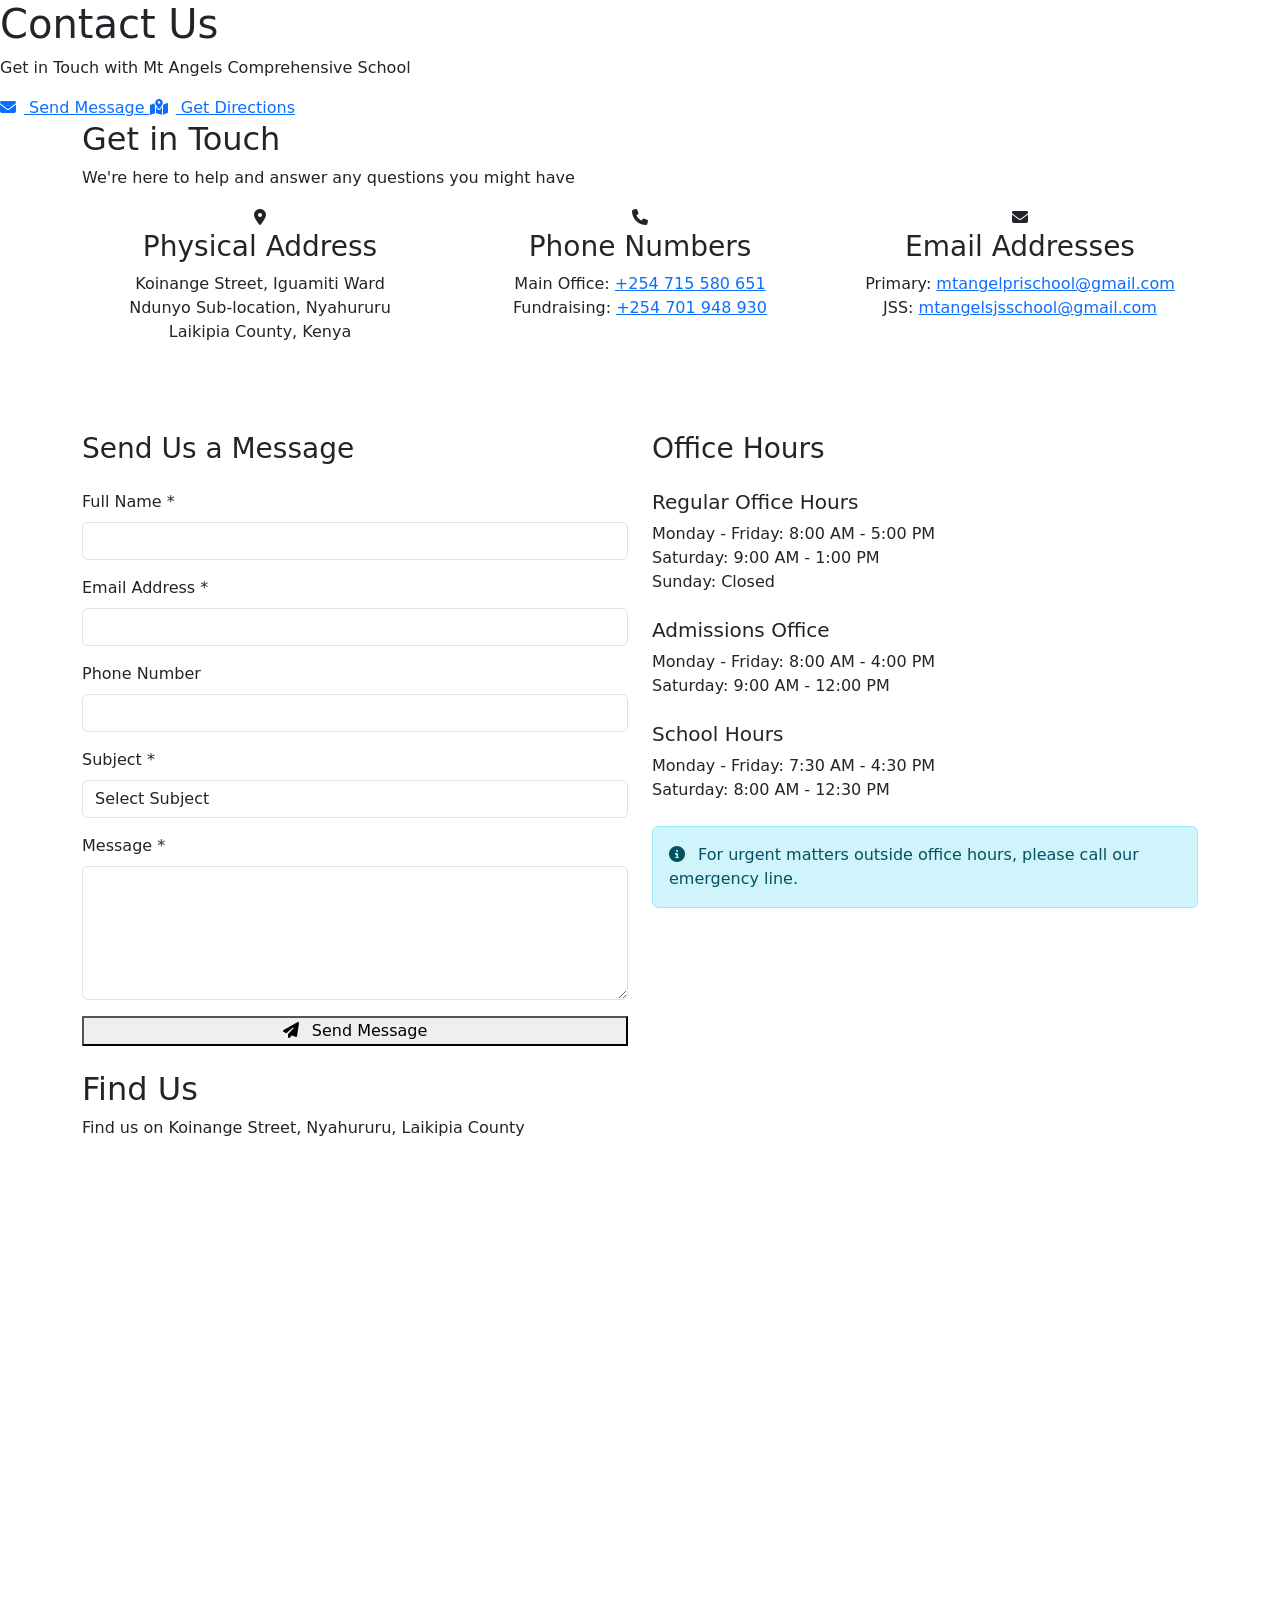
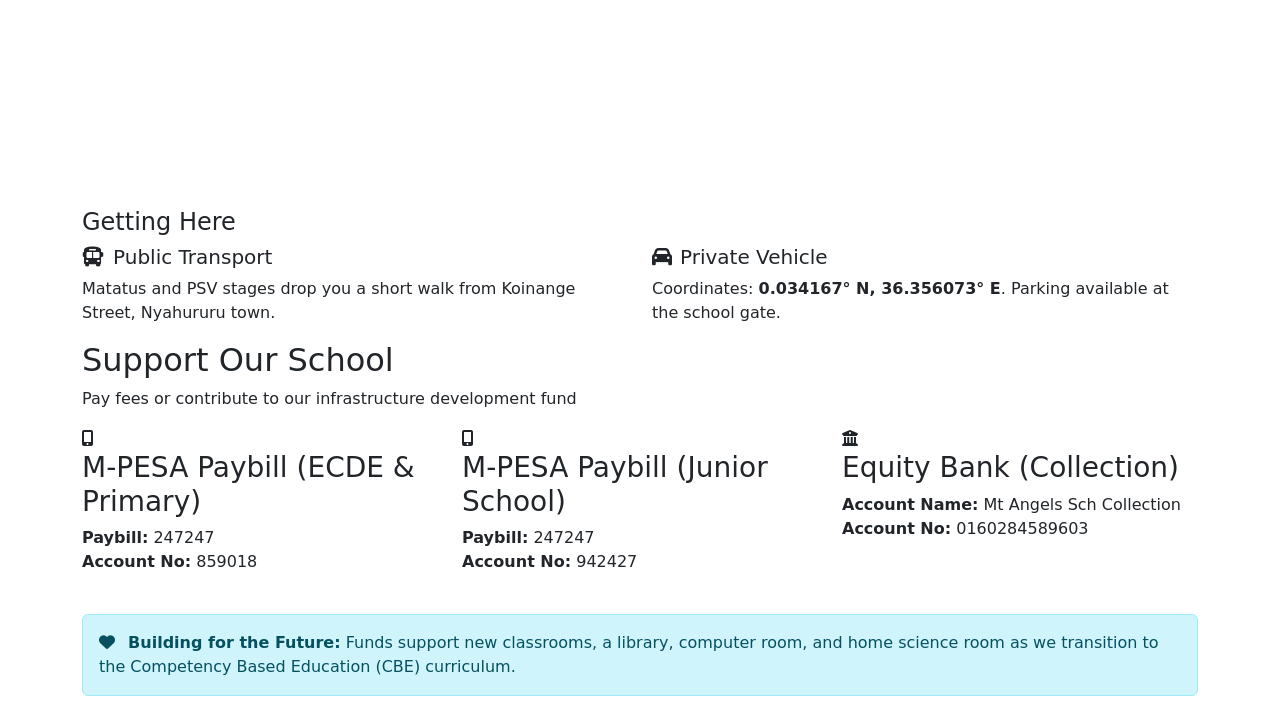
<file: school-website/src/main/resources/templates/contact.html>
<!DOCTYPE html>
<html xmlns:th="http://www.thymeleaf.org">
<head>
    <meta charset="UTF-8">
    <meta name="viewport" content="width=device-width, initial-scale=1.0">
    <title>Contact Us - Mt Angels Comprehensive School</title>
    <meta name="description" content="Get in touch with Mt Angels Comprehensive School - Contact information, location, and inquiry forms.">
    <!-- Bootstrap CSS -->
    <link href="https://cdn.jsdelivr.net/npm/bootstrap@5.3.0/dist/css/bootstrap.min.css" rel="stylesheet">
    <!-- Google Fonts -->
    <link href="https://fonts.googleapis.com/css2?family=Inter:wght@300;400;500;600;700;800&display=swap" rel="stylesheet">
    <!-- Font Awesome Icons -->
    <link rel="stylesheet" href="https://cdnjs.cloudflare.com/ajax/libs/font-awesome/6.4.0/css/all.min.css">
    <!-- Custom CSS -->
    <link rel="stylesheet" th:href="@{/css/minimal.css}">
</head>
<body>

    <!-- MODERN NAVBAR -->
    <div th:replace="~{fragments/navbar :: navbar(activePage='contact')}"></div>

    <!-- PAGE HERO -->
    <section class="hero">
        <div class="hero-content">
            <h1>Contact Us</h1>
            <p class="subtitle">Get in Touch with Mt Angels Comprehensive School</p>
            <div class="hero-buttons">
                <a href="#contact-form" class="btn-hero btn-primary-hero">
                    <i class="fas fa-envelope me-2"></i>
                    Send Message
                </a>
                <a href="#directions" class="btn-hero btn-outline-hero">
                    <i class="fas fa-map-marked-alt me-2"></i>
                    Get Directions
                </a>
            </div>
        </div>
    </section>

    <!-- CONTACT INFORMATION -->
    <section class="featured-section">
        <div class="container">
            <h2 class="section-title">Get in Touch</h2>
            <p class="section-subtitle">We're here to help and answer any questions you might have</p>
            
            <div class="row mb-5">
                <div class="col-md-4 mb-4">
                    <div class="feature-card text-center">
                        <div class="feature-icon mx-auto">
                            <i class="fas fa-map-marker-alt"></i>
                        </div>
                        <h3 class="feature-title">Physical Address</h3>
                        <p class="feature-description">
                            Koinange Street, Iguamiti Ward<br>
                            Ndunyo Sub-location, Nyahururu<br>
                            Laikipia County, Kenya
                        </p>
                    </div>
                </div>
                <div class="col-md-4 mb-4">
                    <div class="feature-card text-center">
                        <div class="feature-icon mx-auto">
                            <i class="fas fa-phone"></i>
                        </div>
                        <h3 class="feature-title">Phone Numbers</h3>
                        <p class="feature-description">
                            Main Office: <a href="tel:+254715580651">+254 715 580 651</a><br>
                            Fundraising: <a href="tel:+254701948930">+254 701 948 930</a>
                        </p>
                    </div>
                </div>
                <div class="col-md-4 mb-4">
                    <div class="feature-card text-center">
                        <div class="feature-icon mx-auto">
                            <i class="fas fa-envelope"></i>
                        </div>
                        <h3 class="feature-title">Email Addresses</h3>
                        <p class="feature-description">
                            Primary: <a href="mailto:mtangelprischool@gmail.com">mtangelprischool@gmail.com</a><br>
                            JSS: <a href="mailto:mtangelsjsschool@gmail.com">mtangelsjsschool@gmail.com</a>
                        </p>
                    </div>
                </div>
            </div>
        </div>
    </section>

    <!-- CONTACT FORM & MAP -->
    <section class="news-section">
        <div class="container">
            <div class="row">
                <div class="col-lg-6 mb-4">
                    <div class="feature-card">
                        <h3 class="feature-title mb-4">Send Us a Message</h3>
                        <form id="contact-form">
                            <div class="mb-3">
                                <label for="name" class="form-label">Full Name *</label>
                                <input type="text" class="form-control" id="name" required>
                            </div>
                            <div class="mb-3">
                                <label for="email" class="form-label">Email Address *</label>
                                <input type="email" class="form-control" id="email" required>
                            </div>
                            <div class="mb-3">
                                <label for="phone" class="form-label">Phone Number</label>
                                <input type="tel" class="form-control" id="phone">
                            </div>
                            <div class="mb-3">
                                <label for="subject" class="form-label">Subject *</label>
                                <select class="form-control" id="subject" required>
                                    <option value="">Select Subject</option>
                                    <option value="admissions">Admissions Inquiry</option>
                                    <option value="general">General Information</option>
                                    <option value="academics">Academic Programs</option>
                                    <option value="fees">Fee Information</option>
                                    <option value="other">Other</option>
                                </select>
                            </div>
                            <div class="mb-3">
                                <label for="message" class="form-label">Message *</label>
                                <textarea class="form-control" id="message" rows="5" required></textarea>
                            </div>
                            <button type="submit" class="btn-hero btn-primary-hero w-100">
                                <i class="fas fa-paper-plane me-2"></i>
                                Send Message
                            </button>
                        </form>
                    </div>
                </div>
                <div class="col-lg-6 mb-4">
                    <div class="feature-card">
                        <h3 class="feature-title mb-4">Office Hours</h3>
                        <div class="mb-4">
                            <h5>Regular Office Hours</h5>
                            <p class="feature-description">
                                Monday - Friday: 8:00 AM - 5:00 PM<br>
                                Saturday: 9:00 AM - 1:00 PM<br>
                                Sunday: Closed
                            </p>
                        </div>
                        <div class="mb-4">
                            <h5>Admissions Office</h5>
                            <p class="feature-description">
                                Monday - Friday: 8:00 AM - 4:00 PM<br>
                                Saturday: 9:00 AM - 12:00 PM
                            </p>
                        </div>
                        <div class="mb-4">
                            <h5>School Hours</h5>
                            <p class="feature-description">
                                Monday - Friday: 7:30 AM - 4:30 PM<br>
                                Saturday: 8:00 AM - 12:30 PM
                            </p>
                        </div>
                        <div class="alert alert-info mt-4">
                            <i class="fas fa-info-circle me-2"></i>
                            For urgent matters outside office hours, please call our emergency line.
                        </div>
                    </div>
                </div>
            </div>
        </div>
    </section>

    <!-- MAP SECTION -->
    <section class="featured-section" id="directions">
        <div class="container">
            <h2 class="section-title">Find Us</h2>
            <p class="section-subtitle">Find us on Koinange Street, Nyahururu, Laikipia County</p>
            
            <div class="feature-card">
                <div class="ratio ratio-16x9">
                    <iframe 
                        src="https://www.google.com/maps?q=0.034167,36.356073&hl=en&z=16&output=embed"
                        style="border:0; border-radius: 12px;" 
                        allowfullscreen="" 
                        loading="lazy" 
                        referrerpolicy="no-referrer-when-downgrade">
                    </iframe>
                </div>
                <div class="mt-4">
                    <h4>Getting Here</h4>
                    <div class="row">
                        <div class="col-md-6">
                            <h5><i class="fas fa-bus me-2"></i>Public Transport</h5>
                            <p>Matatus and PSV stages drop you a short walk from Koinange Street, Nyahururu town.</p>
                        </div>
                        <div class="col-md-6">
                            <h5><i class="fas fa-car me-2"></i>Private Vehicle</h5>
                            <p>Coordinates: <strong>0.034167&deg; N, 36.356073&deg; E</strong>. Parking available at the school gate.</p>
                        </div>
                    </div>
                </div>
            </div>
        </div>
    </section>

    <!-- SUPPORT / PAYBILL -->
    <section class="news-section" id="support">
        <div class="container">
            <h2 class="section-title">Support Our School</h2>
            <p class="section-subtitle">Pay fees or contribute to our infrastructure development fund</p>

            <div class="row">
                <div class="col-md-4 mb-4">
                    <div class="feature-card">
                        <div class="feature-icon"><i class="fas fa-mobile-alt"></i></div>
                        <h3 class="feature-title">M-PESA Paybill (ECDE &amp; Primary)</h3>
                        <p class="feature-description">
                            <strong>Paybill:</strong> 247247<br>
                            <strong>Account No:</strong> 859018
                        </p>
                    </div>
                </div>
                <div class="col-md-4 mb-4">
                    <div class="feature-card">
                        <div class="feature-icon"><i class="fas fa-mobile-alt"></i></div>
                        <h3 class="feature-title">M-PESA Paybill (Junior School)</h3>
                        <p class="feature-description">
                            <strong>Paybill:</strong> 247247<br>
                            <strong>Account No:</strong> 942427
                        </p>
                    </div>
                </div>
                <div class="col-md-4 mb-4">
                    <div class="feature-card">
                        <div class="feature-icon"><i class="fas fa-university"></i></div>
                        <h3 class="feature-title">Equity Bank (Collection)</h3>
                        <p class="feature-description">
                            <strong>Account Name:</strong> Mt Angels Sch Collection<br>
                            <strong>Account No:</strong> 0160284589603
                        </p>
                    </div>
                </div>
            </div>
            <div class="alert alert-info">
                <i class="fas fa-heart me-2"></i>
                <strong>Building for the Future:</strong> Funds support new classrooms, a library, computer room, and home science room as we transition to the Competency Based Education (CBE) curriculum.
            </div>
        </div>
    </section>

    <!-- FOOTER -->
    <div th:replace="~{fragments/footer :: footer}"></div>

    <!-- Bootstrap JS -->
    <script src="https://cdn.jsdelivr.net/npm/bootstrap@5.3.0/dist/js/bootstrap.bundle.min.js"></script>
    <!-- Custom JavaScript -->
    <script>
        // Navbar scroll effect
        window.addEventListener('scroll', function() {
            const navbar = document.querySelector('.navbar');
            if (window.scrollY > 50) {
                navbar.classList.add('scrolled');
            } else {
                navbar.classList.remove('scrolled');
            }
        });

        // Smooth scroll for anchor links
        document.querySelectorAll('a[href^="#"]').forEach(anchor => {
            anchor.addEventListener('click', function (e) {
                e.preventDefault();
                const target = document.querySelector(this.getAttribute('href'));
                if (target) {
                    target.scrollIntoView({
                        behavior: 'smooth',
                        block: 'start'
                    });
                }
            });
        });

        // Contact form submission
        document.getElementById('contact-form').addEventListener('submit', function(e) {
            e.preventDefault();
            
            // Get form data
            const formData = {
                name: document.getElementById('name').value,
                email: document.getElementById('email').value,
                phone: document.getElementById('phone').value,
                subject: document.getElementById('subject').value,
                message: document.getElementById('message').value
            };
            
            // Show success message
            const button = this.querySelector('button[type="submit"]');
            const originalText = button.innerHTML;
            button.innerHTML = '<i class="fas fa-check me-2"></i>Message Sent!';
            button.classList.add('btn-success');
            
            // Reset form after 3 seconds
            setTimeout(() => {
                this.reset();
                button.innerHTML = originalText;
                button.classList.remove('btn-success');
            }, 3000);
            
            console.log('Form submitted:', formData);
        });

        // Add animation on scroll
        const observerOptions = {
            threshold: 0.1,
            rootMargin: '0px 0px -50px 0px'
        };

        const observer = new IntersectionObserver(function(entries) {
            entries.forEach(entry => {
                if (entry.isIntersecting) {
                    entry.target.style.opacity = '1';
                    entry.target.style.transform = 'translateY(0)';
                }
            });
        }, observerOptions);

        // Observe feature cards
        document.querySelectorAll('.feature-card').forEach(card => {
            card.style.opacity = '0';
            card.style.transform = 'translateY(30px)';
            card.style.transition = 'opacity 0.6s ease, transform 0.6s ease';
            observer.observe(card);
        });
    </script>
</body>
</html>
</file>
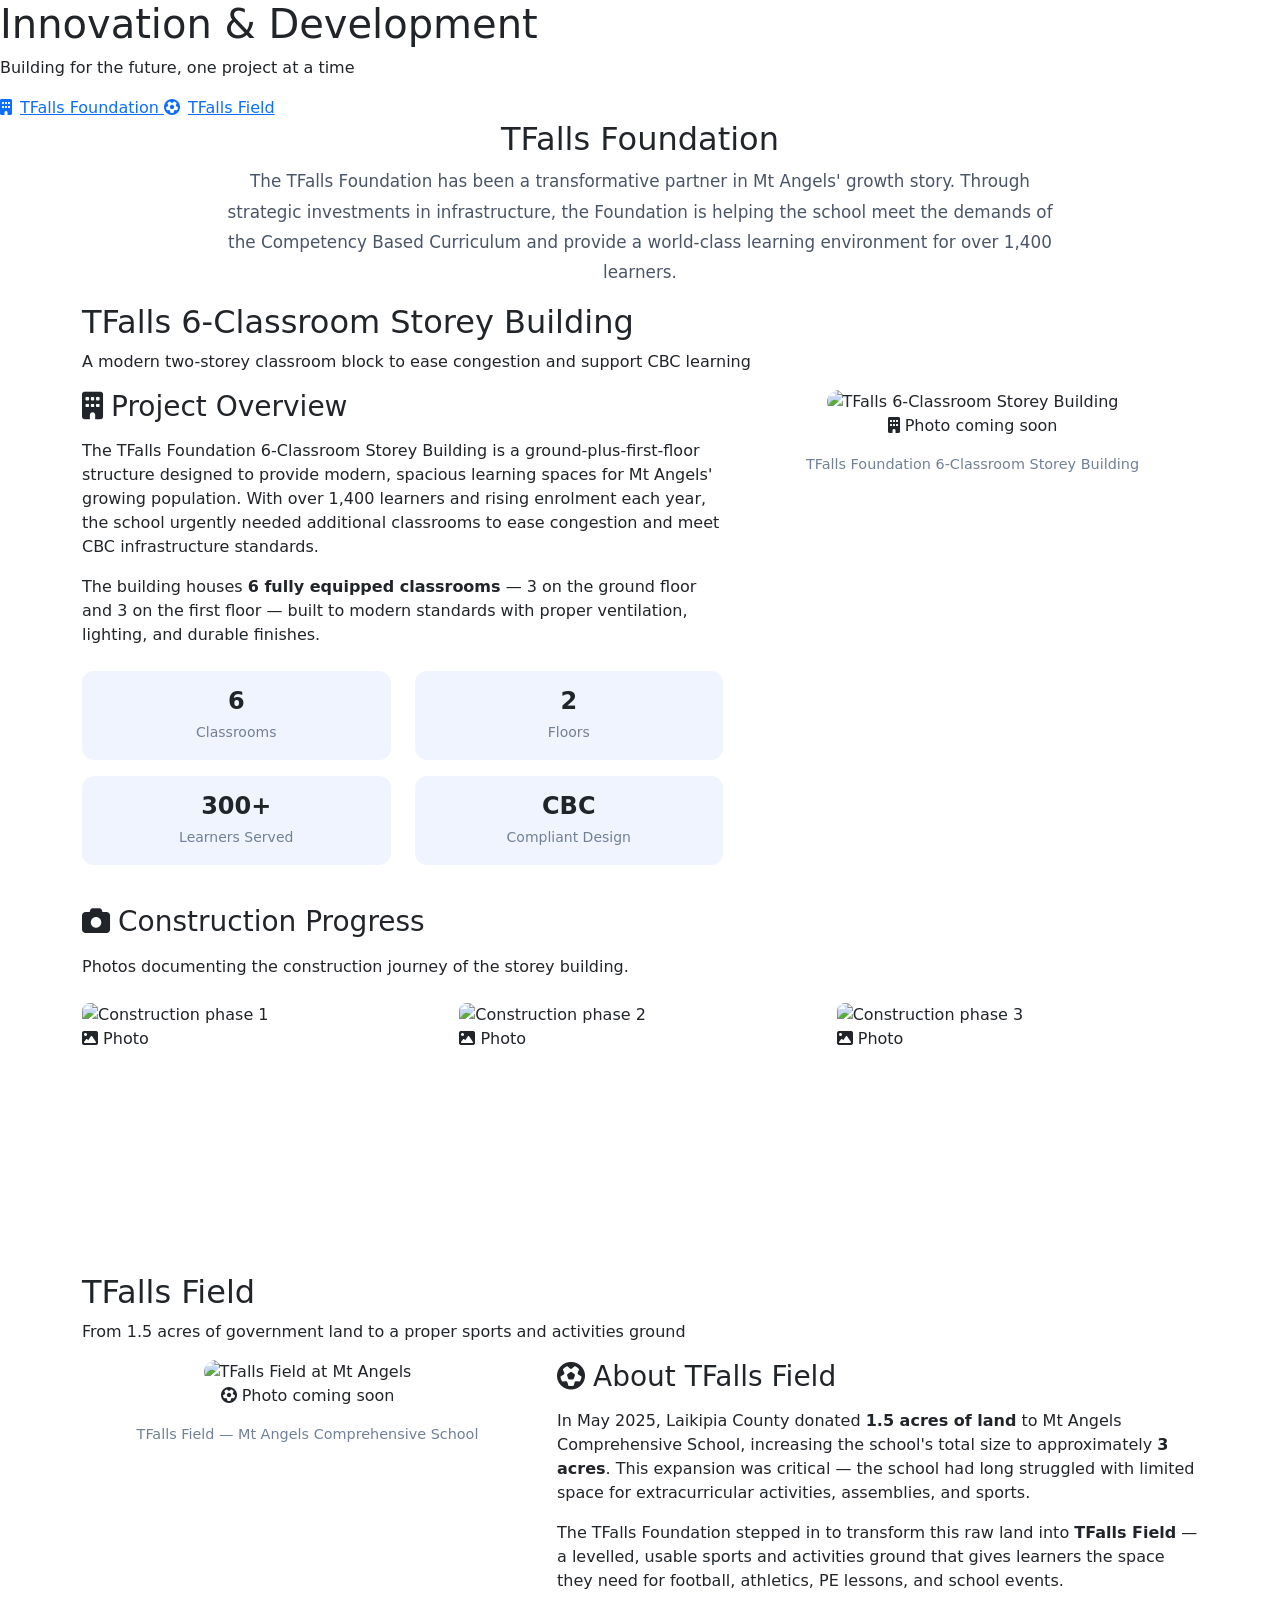
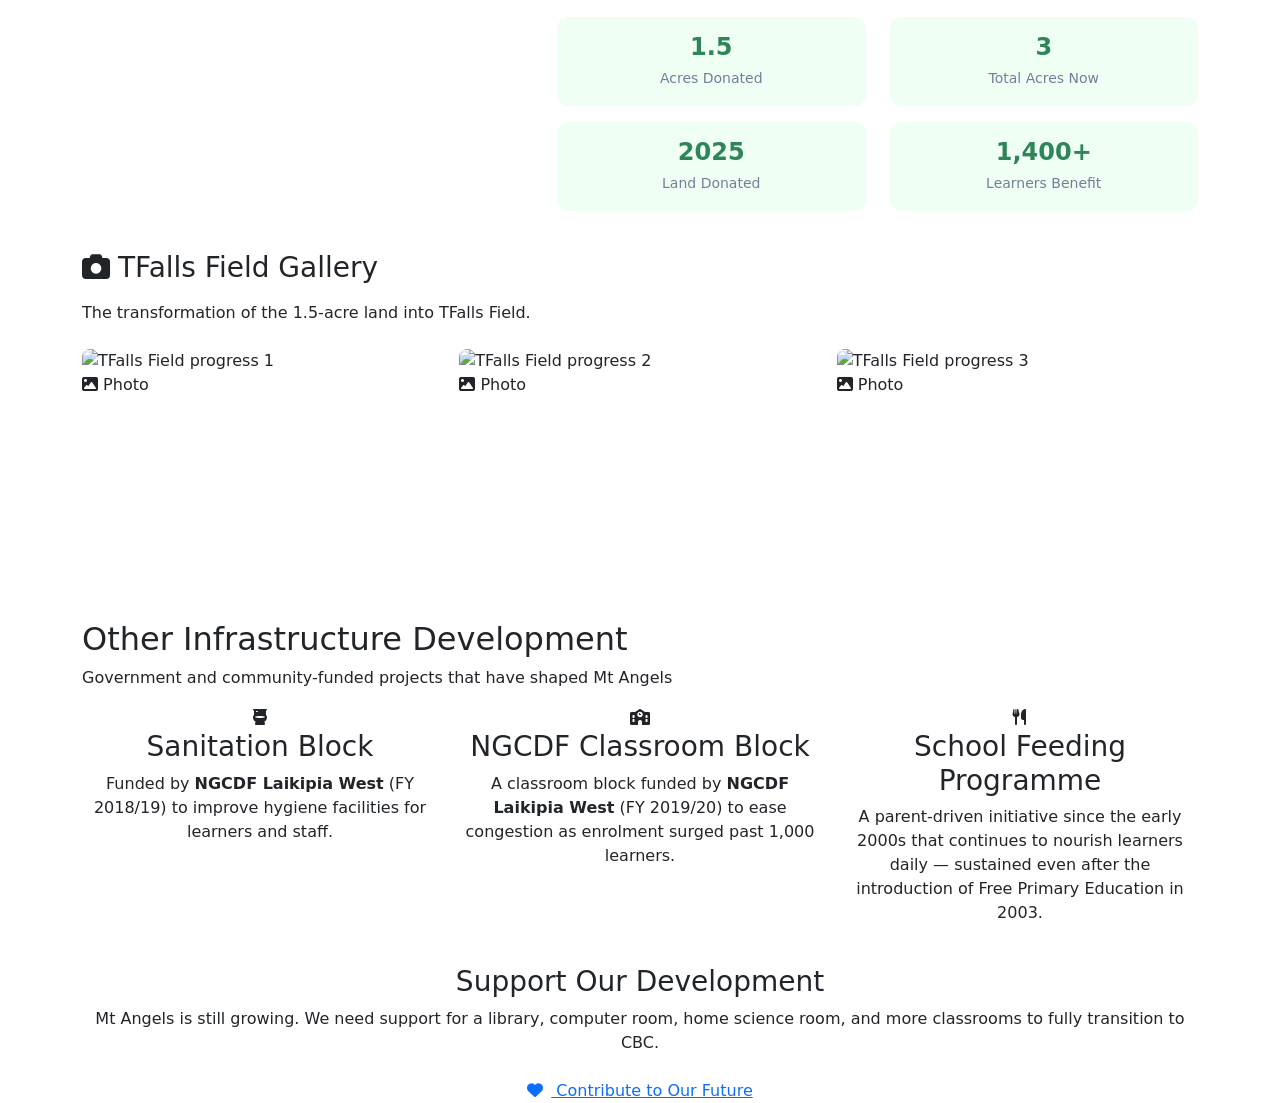
<file: school-website/src/main/resources/templates/innovation.html>
<!DOCTYPE html>
<html xmlns:th="http://www.thymeleaf.org">
<head>
    <meta charset="UTF-8">
    <meta name="viewport" content="width=device-width, initial-scale=1.0">
    <title>Innovation &amp; Development - Mt Angels Comprehensive School</title>
    <meta name="description" content="TFalls Foundation projects at Mt Angels Comprehensive School - 6-classroom storey building, TFalls Field, and infrastructure development.">
    <link href="https://cdn.jsdelivr.net/npm/bootstrap@5.3.0/dist/css/bootstrap.min.css" rel="stylesheet">
    <link href="https://fonts.googleapis.com/css2?family=Inter:wght@300;400;500;600;700;800&display=swap" rel="stylesheet">
    <link rel="stylesheet" href="https://cdnjs.cloudflare.com/ajax/libs/font-awesome/6.4.0/css/all.min.css">
    <link rel="stylesheet" th:href="@{/css/minimal.css}">
</head>
<body>

    <!-- NAVBAR -->
    <div th:replace="~{fragments/navbar :: navbar(activePage='innovation')}"></div>

    <!-- HERO -->
    <section class="hero">
        <div class="hero-content">
            <h1>Innovation &amp; Development</h1>
            <p class="subtitle">Building for the future, one project at a time</p>
            <div class="hero-buttons">
                <a href="#tfalls" class="btn-hero btn-primary-hero">
                    <i class="fas fa-building me-2"></i>TFalls Foundation
                </a>
                <a href="#field" class="btn-hero btn-outline-hero">
                    <i class="fas fa-futbol me-2"></i>TFalls Field
                </a>
            </div>
        </div>
    </section>

    <!-- INTRO -->
    <section class="featured-section">
        <div class="container">
            <div class="row">
                <div class="col-lg-9 mx-auto text-center">
                    <h2 class="section-title">TFalls Foundation</h2>
                    <p style="color: #4a5568; font-size: 1.05rem; line-height: 1.8;">
                        The TFalls Foundation has been a transformative partner in Mt Angels' growth story. Through strategic investments in infrastructure, the Foundation is helping the school meet the demands of the Competency Based Curriculum and provide a world-class learning environment for over 1,400 learners.
                    </p>
                </div>
            </div>
        </div>
    </section>

    <!-- PROJECT 1: 6-CLASSROOM STOREY BUILDING -->
    <section class="news-section" id="tfalls">
        <div class="container">
            <h2 class="section-title">TFalls 6-Classroom Storey Building</h2>
            <p class="section-subtitle">A modern two-storey classroom block to ease congestion and support CBC learning</p>

            <div class="row g-4">
                <!-- Project Overview -->
                <div class="col-lg-7">
                    <div class="feature-card" style="height: 100%;">
                        <h3 class="feature-title mb-3"><i class="fas fa-building me-2"></i>Project Overview</h3>
                        <p class="feature-description">
                            The TFalls Foundation 6-Classroom Storey Building is a ground-plus-first-floor structure designed to provide modern, spacious learning spaces for Mt Angels' growing population. With over 1,400 learners and rising enrolment each year, the school urgently needed additional classrooms to ease congestion and meet CBC infrastructure standards.
                        </p>
                        <p class="feature-description">
                            The building houses <strong>6 fully equipped classrooms</strong> &mdash; 3 on the ground floor and 3 on the first floor &mdash; built to modern standards with proper ventilation, lighting, and durable finishes.
                        </p>

                        <div class="row mt-4">
                            <div class="col-6 mb-3">
                                <div class="text-center p-3" style="background: #f0f4ff; border-radius: 12px;">
                                    <h4 style="color: var(--primary-color); font-weight: 800; margin-bottom: 4px;">6</h4>
                                    <small style="color: #718096;">Classrooms</small>
                                </div>
                            </div>
                            <div class="col-6 mb-3">
                                <div class="text-center p-3" style="background: #f0f4ff; border-radius: 12px;">
                                    <h4 style="color: var(--primary-color); font-weight: 800; margin-bottom: 4px;">2</h4>
                                    <small style="color: #718096;">Floors</small>
                                </div>
                            </div>
                            <div class="col-6 mb-3">
                                <div class="text-center p-3" style="background: #f0f4ff; border-radius: 12px;">
                                    <h4 style="color: var(--primary-color); font-weight: 800; margin-bottom: 4px;">300+</h4>
                                    <small style="color: #718096;">Learners Served</small>
                                </div>
                            </div>
                            <div class="col-6 mb-3">
                                <div class="text-center p-3" style="background: #f0f4ff; border-radius: 12px;">
                                    <h4 style="color: var(--primary-color); font-weight: 800; margin-bottom: 4px;">CBC</h4>
                                    <small style="color: #718096;">Compliant Design</small>
                                </div>
                            </div>
                        </div>
                    </div>
                </div>

                <!-- Project Photo -->
                <div class="col-lg-5">
                    <div class="feature-card text-center" style="height: 100%;">
                        <figure class="team-group-photo" style="margin: 0;">
                            <img th:src="@{/images/innovation/tfalls-building.jpg}" alt="TFalls 6-Classroom Storey Building"
                                 onerror="this.parentElement.classList.add('no-image'); this.remove();"
                                 style="width: 100%; border-radius: 12px; object-fit: cover;">
                            <div class="team-group-photo-fallback">
                                <i class="fas fa-building"></i>
                                <span>Photo coming soon</span>
                            </div>
                        </figure>
                        <p class="mt-3" style="color: #718096; font-size: 0.9rem;">TFalls Foundation 6-Classroom Storey Building</p>
                    </div>
                </div>
            </div>

            <!-- Construction Gallery -->
            <div class="feature-card mt-4">
                <h3 class="feature-title mb-3"><i class="fas fa-camera me-2"></i>Construction Progress</h3>
                <p class="feature-description mb-4">Photos documenting the construction journey of the storey building.</p>
                <div class="row g-3">
                    <div class="col-md-4 col-6">
                        <figure class="team-group-photo" style="margin: 0; aspect-ratio: 4/3;">
                            <img th:src="@{/images/innovation/building-1.jpg}" alt="Construction phase 1"
                                 onerror="this.parentElement.classList.add('no-image'); this.remove();"
                                 style="width: 100%; height: 100%; object-fit: cover; border-radius: 8px;">
                            <div class="team-group-photo-fallback">
                                <i class="fas fa-image"></i>
                                <span>Photo</span>
                            </div>
                        </figure>
                    </div>
                    <div class="col-md-4 col-6">
                        <figure class="team-group-photo" style="margin: 0; aspect-ratio: 4/3;">
                            <img th:src="@{/images/innovation/building-2.jpg}" alt="Construction phase 2"
                                 onerror="this.parentElement.classList.add('no-image'); this.remove();"
                                 style="width: 100%; height: 100%; object-fit: cover; border-radius: 8px;">
                            <div class="team-group-photo-fallback">
                                <i class="fas fa-image"></i>
                                <span>Photo</span>
                            </div>
                        </figure>
                    </div>
                    <div class="col-md-4 col-6">
                        <figure class="team-group-photo" style="margin: 0; aspect-ratio: 4/3;">
                            <img th:src="@{/images/innovation/building-3.jpg}" alt="Construction phase 3"
                                 onerror="this.parentElement.classList.add('no-image'); this.remove();"
                                 style="width: 100%; height: 100%; object-fit: cover; border-radius: 8px;">
                            <div class="team-group-photo-fallback">
                                <i class="fas fa-image"></i>
                                <span>Photo</span>
                            </div>
                        </figure>
                    </div>
                </div>
            </div>
        </div>
    </section>

    <!-- PROJECT 2: TFALLS FIELD -->
    <section class="featured-section" id="field">
        <div class="container">
            <h2 class="section-title">TFalls Field</h2>
            <p class="section-subtitle">From 1.5 acres of government land to a proper sports and activities ground</p>

            <div class="row g-4">
                <!-- Field Photo -->
                <div class="col-lg-5">
                    <div class="feature-card text-center" style="height: 100%;">
                        <figure class="team-group-photo" style="margin: 0;">
                            <img th:src="@{/images/innovation/tfalls-field.jpg}" alt="TFalls Field at Mt Angels"
                                 onerror="this.parentElement.classList.add('no-image'); this.remove();"
                                 style="width: 100%; border-radius: 12px; object-fit: cover;">
                            <div class="team-group-photo-fallback">
                                <i class="fas fa-futbol"></i>
                                <span>Photo coming soon</span>
                            </div>
                        </figure>
                        <p class="mt-3" style="color: #718096; font-size: 0.9rem;">TFalls Field &mdash; Mt Angels Comprehensive School</p>
                    </div>
                </div>

                <!-- Field Overview -->
                <div class="col-lg-7">
                    <div class="feature-card" style="height: 100%;">
                        <h3 class="feature-title mb-3"><i class="fas fa-futbol me-2"></i>About TFalls Field</h3>
                        <p class="feature-description">
                            In May 2025, Laikipia County donated <strong>1.5 acres of land</strong> to Mt Angels Comprehensive School, increasing the school's total size to approximately <strong>3 acres</strong>. This expansion was critical &mdash; the school had long struggled with limited space for extracurricular activities, assemblies, and sports.
                        </p>
                        <p class="feature-description">
                            The TFalls Foundation stepped in to transform this raw land into <strong>TFalls Field</strong> &mdash; a levelled, usable sports and activities ground that gives learners the space they need for football, athletics, PE lessons, and school events.
                        </p>

                        <div class="row mt-4">
                            <div class="col-6 mb-3">
                                <div class="text-center p-3" style="background: #f0fff4; border-radius: 12px;">
                                    <h4 style="color: #2f855a; font-weight: 800; margin-bottom: 4px;">1.5</h4>
                                    <small style="color: #718096;">Acres Donated</small>
                                </div>
                            </div>
                            <div class="col-6 mb-3">
                                <div class="text-center p-3" style="background: #f0fff4; border-radius: 12px;">
                                    <h4 style="color: #2f855a; font-weight: 800; margin-bottom: 4px;">3</h4>
                                    <small style="color: #718096;">Total Acres Now</small>
                                </div>
                            </div>
                            <div class="col-6 mb-3">
                                <div class="text-center p-3" style="background: #f0fff4; border-radius: 12px;">
                                    <h4 style="color: #2f855a; font-weight: 800; margin-bottom: 4px;">2025</h4>
                                    <small style="color: #718096;">Land Donated</small>
                                </div>
                            </div>
                            <div class="col-6 mb-3">
                                <div class="text-center p-3" style="background: #f0fff4; border-radius: 12px;">
                                    <h4 style="color: #2f855a; font-weight: 800; margin-bottom: 4px;">1,400+</h4>
                                    <small style="color: #718096;">Learners Benefit</small>
                                </div>
                            </div>
                        </div>
                    </div>
                </div>
            </div>

            <!-- Field Gallery -->
            <div class="feature-card mt-4">
                <h3 class="feature-title mb-3"><i class="fas fa-camera me-2"></i>TFalls Field Gallery</h3>
                <p class="feature-description mb-4">The transformation of the 1.5-acre land into TFalls Field.</p>
                <div class="row g-3">
                    <div class="col-md-4 col-6">
                        <figure class="team-group-photo" style="margin: 0; aspect-ratio: 4/3;">
                            <img th:src="@{/images/innovation/field-1.jpg}" alt="TFalls Field progress 1"
                                 onerror="this.parentElement.classList.add('no-image'); this.remove();"
                                 style="width: 100%; height: 100%; object-fit: cover; border-radius: 8px;">
                            <div class="team-group-photo-fallback">
                                <i class="fas fa-image"></i>
                                <span>Photo</span>
                            </div>
                        </figure>
                    </div>
                    <div class="col-md-4 col-6">
                        <figure class="team-group-photo" style="margin: 0; aspect-ratio: 4/3;">
                            <img th:src="@{/images/innovation/field-2.jpg}" alt="TFalls Field progress 2"
                                 onerror="this.parentElement.classList.add('no-image'); this.remove();"
                                 style="width: 100%; height: 100%; object-fit: cover; border-radius: 8px;">
                            <div class="team-group-photo-fallback">
                                <i class="fas fa-image"></i>
                                <span>Photo</span>
                            </div>
                        </figure>
                    </div>
                    <div class="col-md-4 col-6">
                        <figure class="team-group-photo" style="margin: 0; aspect-ratio: 4/3;">
                            <img th:src="@{/images/innovation/field-3.jpg}" alt="TFalls Field progress 3"
                                 onerror="this.parentElement.classList.add('no-image'); this.remove();"
                                 style="width: 100%; height: 100%; object-fit: cover; border-radius: 8px;">
                            <div class="team-group-photo-fallback">
                                <i class="fas fa-image"></i>
                                <span>Photo</span>
                            </div>
                        </figure>
                    </div>
                </div>
            </div>
        </div>
    </section>

    <!-- OTHER INFRASTRUCTURE -->
    <section class="news-section">
        <div class="container">
            <h2 class="section-title">Other Infrastructure Development</h2>
            <p class="section-subtitle">Government and community-funded projects that have shaped Mt Angels</p>

            <div class="row g-4">
                <div class="col-md-4 mb-4">
                    <div class="feature-card text-center">
                        <div class="feature-icon mx-auto"><i class="fas fa-toilet"></i></div>
                        <h3 class="feature-title">Sanitation Block</h3>
                        <p class="feature-description">
                            Funded by <strong>NGCDF Laikipia West</strong> (FY 2018/19) to improve hygiene facilities for learners and staff.
                        </p>
                    </div>
                </div>
                <div class="col-md-4 mb-4">
                    <div class="feature-card text-center">
                        <div class="feature-icon mx-auto"><i class="fas fa-school"></i></div>
                        <h3 class="feature-title">NGCDF Classroom Block</h3>
                        <p class="feature-description">
                            A classroom block funded by <strong>NGCDF Laikipia West</strong> (FY 2019/20) to ease congestion as enrolment surged past 1,000 learners.
                        </p>
                    </div>
                </div>
                <div class="col-md-4 mb-4">
                    <div class="feature-card text-center">
                        <div class="feature-icon mx-auto"><i class="fas fa-utensils"></i></div>
                        <h3 class="feature-title">School Feeding Programme</h3>
                        <p class="feature-description">
                            A parent-driven initiative since the early 2000s that continues to nourish learners daily &mdash; sustained even after the introduction of Free Primary Education in 2003.
                        </p>
                    </div>
                </div>
            </div>
        </div>
    </section>

    <!-- CTA -->
    <section class="featured-section">
        <div class="container">
            <div class="feature-card text-center">
                <h3 class="feature-title">Support Our Development</h3>
                <p class="feature-description mb-4">
                    Mt Angels is still growing. We need support for a library, computer room, home science room, and more classrooms to fully transition to CBC.
                </p>
                <a href="/contact#support" class="btn-hero btn-primary-hero">
                    <i class="fas fa-heart me-2"></i>
                    Contribute to Our Future
                </a>
            </div>
        </div>
    </section>

    <!-- FOOTER -->
    <div th:replace="~{fragments/footer :: footer}"></div>

    <script src="https://cdn.jsdelivr.net/npm/bootstrap@5.3.0/dist/js/bootstrap.bundle.min.js"></script>
    <script>
        window.addEventListener('scroll', function() {
            const navbar = document.querySelector('.navbar');
            if (window.scrollY > 50) navbar.classList.add('scrolled');
            else navbar.classList.remove('scrolled');
        });

        const observer = new IntersectionObserver(function(entries) {
            entries.forEach(entry => {
                if (entry.isIntersecting) {
                    entry.target.style.opacity = '1';
                    entry.target.style.transform = 'translateY(0)';
                }
            });
        }, { threshold: 0.1, rootMargin: '0px 0px -50px 0px' });

        document.querySelectorAll('.feature-card').forEach(card => {
            card.style.opacity = '0';
            card.style.transform = 'translateY(30px)';
            card.style.transition = 'opacity 0.6s ease, transform 0.6s ease';
            observer.observe(card);
        });
    </script>
</body>
</html>
</file>
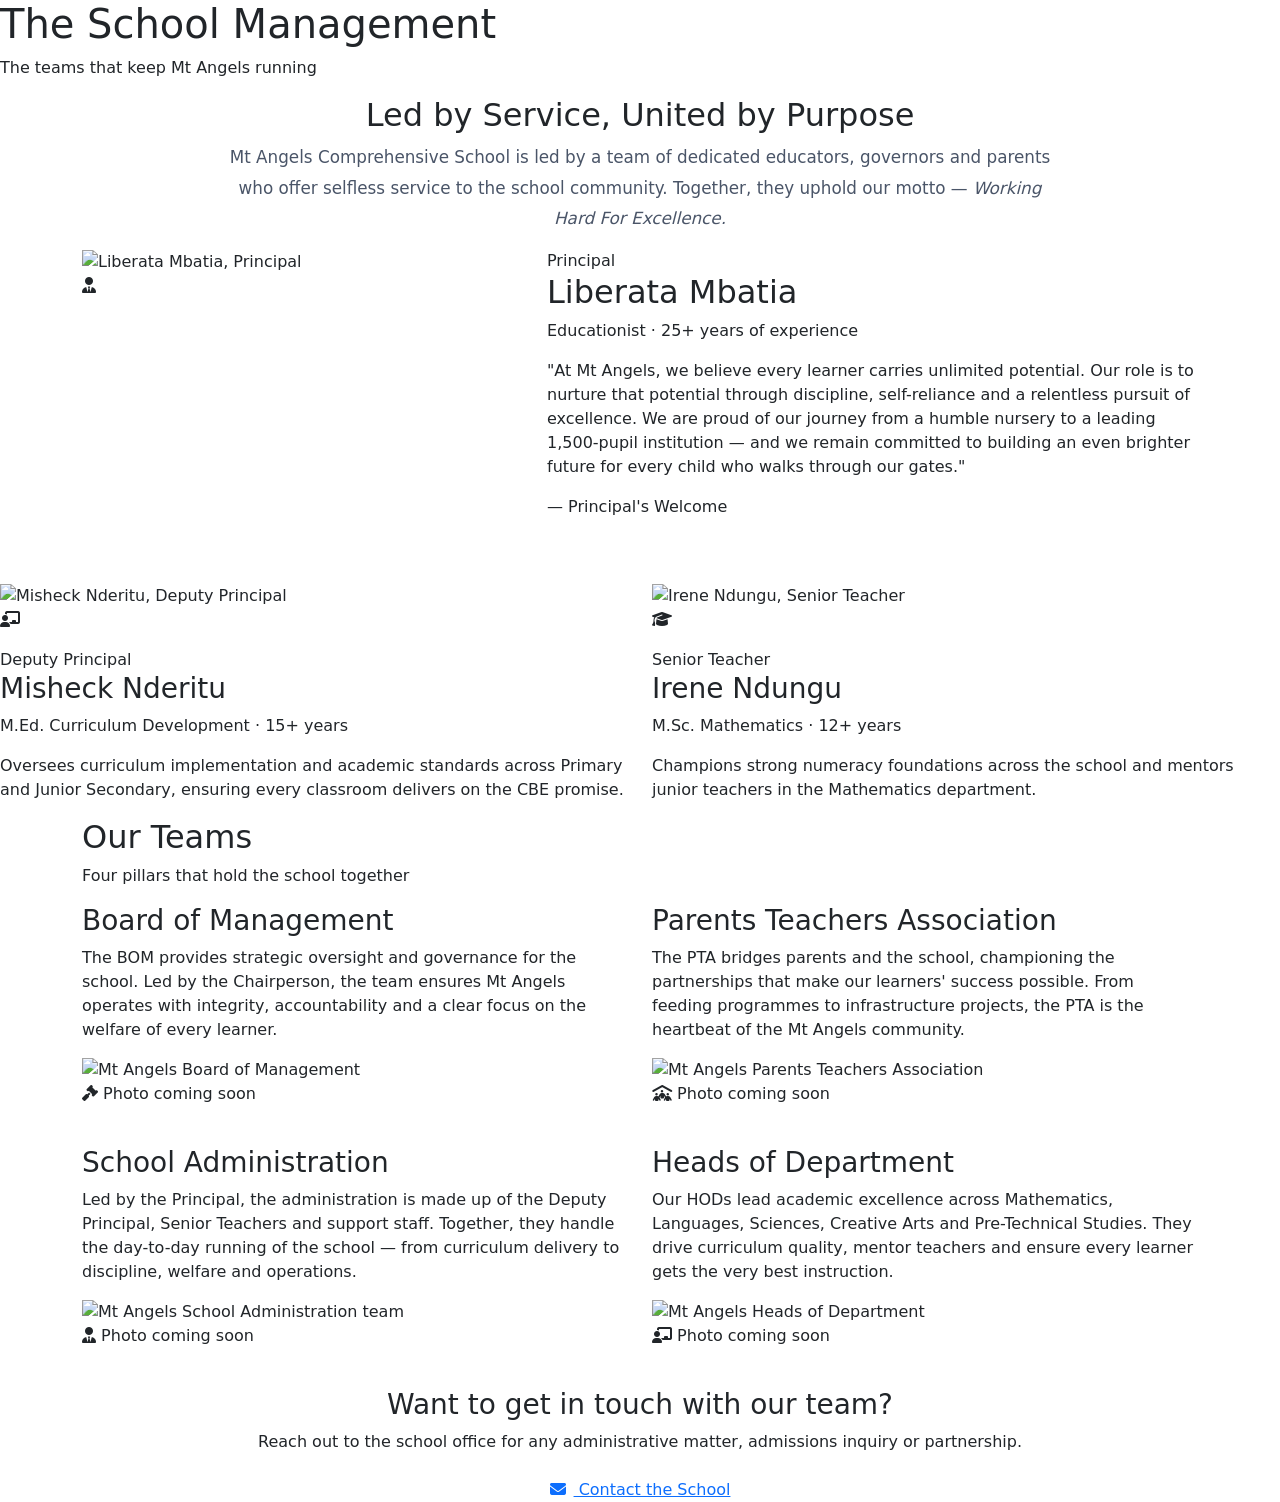
<file: school-website/src/main/resources/templates/management.html>
<!DOCTYPE html>
<html xmlns:th="http://www.thymeleaf.org">
<head>
    <meta charset="UTF-8">
    <meta name="viewport" content="width=device-width, initial-scale=1.0">
    <title>Management - Mt Angels Comprehensive School</title>
    <meta name="description" content="Meet the leadership and management team of Mt Angels Comprehensive School - administration, BOM, PTA and Heads of Department.">
    <link href="https://cdn.jsdelivr.net/npm/bootstrap@5.3.0/dist/css/bootstrap.min.css" rel="stylesheet">
    <link href="https://fonts.googleapis.com/css2?family=Inter:wght@300;400;500;600;700;800&display=swap" rel="stylesheet">
    <link rel="stylesheet" href="https://cdnjs.cloudflare.com/ajax/libs/font-awesome/6.4.0/css/all.min.css">
    <link rel="stylesheet" th:href="@{/css/minimal.css}">
</head>
<body>

    <!-- NAVBAR -->
    <div th:replace="~{fragments/navbar :: navbar(activePage='management')}"></div>

    <!-- HERO -->
    <section class="hero">
        <div class="hero-content">
            <h1>The School Management</h1>
            <p class="subtitle">The teams that keep Mt Angels running</p>
        </div>
    </section>

    <!-- INTRO -->
    <section class="featured-section">
        <div class="container">
            <div class="row">
                <div class="col-lg-9 mx-auto text-center">
                    <h2 class="section-title">Led by Service, United by Purpose</h2>
                    <p style="color: #4a5568; font-size: 1.05rem; line-height: 1.8;">
                        Mt Angels Comprehensive School is led by a team of dedicated educators, governors and parents who offer selfless service to the school community. Together, they uphold our motto &mdash; <em>Working Hard For Excellence.</em>
                    </p>
                </div>
            </div>
        </div>
    </section>

    <!-- FEATURED PRINCIPAL -->
    <section class="news-section">
        <div class="container">
            <div class="principal-feature">
                <div class="row g-0 align-items-stretch">
                    <div class="col-md-5">
                        <figure class="principal-photo">
                            <img th:src="@{/images/staff/principal.jpg}" alt="Liberata Mbatia, Principal"
                                 onerror="this.parentElement.classList.add('no-image'); this.remove();">
                            <div class="principal-photo-fallback"><i class="fas fa-user-tie"></i></div>
                        </figure>
                    </div>
                    <div class="col-md-7">
                        <div class="principal-body">
                            <span class="staff-role">Principal</span>
                            <h2 class="principal-name">Liberata Mbatia</h2>
                            <p class="principal-meta">Educationist &middot; 25+ years of experience</p>
                            <p class="principal-message">
                                "At Mt Angels, we believe every learner carries unlimited potential. Our role is to nurture that potential through discipline, self-reliance and a relentless pursuit of excellence. We are proud of our journey from a humble nursery to a leading 1,500-pupil institution &mdash; and we remain committed to building an even brighter future for every child who walks through our gates."
                            </p>
                            <p class="principal-signature">&mdash; Principal's Welcome</p>
                        </div>
                    </div>
                </div>
            </div>
        </div>
    </section>


            <!-- DEPUTY & SENIOR TEACHER -->
            <div class="row mt-4 g-4">
                <div class="col-md-6">
                    <div class="leader-feature">
                        <figure class="leader-photo">
                            <img th:src="@{/images/staff/deputy-principal.jpg}" alt="Misheck Nderitu, Deputy Principal"
                                 onerror="this.parentElement.classList.add('no-image'); this.remove();">
                            <div class="leader-photo-fallback"><i class="fas fa-chalkboard-teacher"></i></div>
                        </figure>
                        <div class="leader-body">
                            <span class="staff-role">Deputy Principal</span>
                            <h3 class="leader-name">Misheck Nderitu</h3>
                            <p class="leader-meta">M.Ed. Curriculum Development &middot; 15+ years</p>
                            <p class="leader-bio">Oversees curriculum implementation and academic standards across Primary and Junior Secondary, ensuring every classroom delivers on the CBE promise.</p>
                        </div>
                    </div>
                </div>
                <div class="col-md-6">
                    <div class="leader-feature">
                        <figure class="leader-photo">
                            <img th:src="@{/images/staff/senior-teacher.jpg}" alt="Irene Ndungu, Senior Teacher"
                                 onerror="this.parentElement.classList.add('no-image'); this.remove();">
                            <div class="leader-photo-fallback"><i class="fas fa-graduation-cap"></i></div>
                        </figure>
                        <div class="leader-body">
                            <span class="staff-role">Senior Teacher</span>
                            <h3 class="leader-name">Irene Ndungu</h3>
                            <p class="leader-meta">M.Sc. Mathematics &middot; 12+ years</p>
                            <p class="leader-bio">Champions strong numeracy foundations across the school and mentors junior teachers in the Mathematics department.</p>
                        </div>
                    </div>
                </div>
            </div>
        </div>
    </section>

    <!-- TEAM GROUPS GRID -->
    <section class="featured-section">
        <div class="container">
            <h2 class="section-title">Our Teams</h2>
            <p class="section-subtitle">Four pillars that hold the school together</p>

            <div class="row">
                <!-- Board of Management -->
                <div class="col-lg-6 mb-4">
                    <article class="team-group-card">
                        <header class="team-group-header">
                            <h3 class="team-group-title">Board of Management</h3>
                            <p class="team-group-desc">
                                The BOM provides strategic oversight and governance for the school. Led by the Chairperson, the team ensures Mt Angels operates with integrity, accountability and a clear focus on the welfare of every learner.
                            </p>
                        </header>
                        <figure class="team-group-photo">
                            <img th:src="@{/images/groups/bom-team.jpg}" alt="Mt Angels Board of Management"
                                 onerror="this.parentElement.classList.add('no-image'); this.remove();">
                            <div class="team-group-photo-fallback">
                                <i class="fas fa-gavel"></i>
                                <span>Photo coming soon</span>
                            </div>
                        </figure>
                    </article>
                </div>

                <!-- Parents Teachers Association -->
                <div class="col-lg-6 mb-4">
                    <article class="team-group-card">
                        <header class="team-group-header">
                            <h3 class="team-group-title">Parents Teachers Association</h3>
                            <p class="team-group-desc">
                                The PTA bridges parents and the school, championing the partnerships that make our learners' success possible. From feeding programmes to infrastructure projects, the PTA is the heartbeat of the Mt Angels community.
                            </p>
                        </header>
                        <figure class="team-group-photo">
                            <img th:src="@{/images/groups/pta-team.jpg}" alt="Mt Angels Parents Teachers Association"
                                 onerror="this.parentElement.classList.add('no-image'); this.remove();">
                            <div class="team-group-photo-fallback">
                                <i class="fas fa-people-roof"></i>
                                <span>Photo coming soon</span>
                            </div>
                        </figure>
                    </article>
                </div>

                <!-- School Administration -->
                <div class="col-lg-6 mb-4">
                    <article class="team-group-card">
                        <header class="team-group-header">
                            <h3 class="team-group-title">School Administration</h3>
                            <p class="team-group-desc">
                                Led by the Principal, the administration is made up of the Deputy Principal, Senior Teachers and support staff. Together, they handle the day-to-day running of the school &mdash; from curriculum delivery to discipline, welfare and operations.
                            </p>
                        </header>
                        <figure class="team-group-photo">
                            <img th:src="@{/images/groups/administration-team.jpg}" alt="Mt Angels School Administration team"
                                 onerror="this.parentElement.classList.add('no-image'); this.remove();">
                            <div class="team-group-photo-fallback">
                                <i class="fas fa-user-tie"></i>
                                <span>Photo coming soon</span>
                            </div>
                        </figure>
                    </article>
                </div>

                <!-- Heads of Department -->
                <div class="col-lg-6 mb-4">
                    <article class="team-group-card">
                        <header class="team-group-header">
                            <h3 class="team-group-title">Heads of Department</h3>
                            <p class="team-group-desc">
                                Our HODs lead academic excellence across Mathematics, Languages, Sciences, Creative Arts and Pre-Technical Studies. They drive curriculum quality, mentor teachers and ensure every learner gets the very best instruction.
                            </p>
                        </header>
                        <figure class="team-group-photo">
                            <img th:src="@{/images/groups/hods-team.jpg}" alt="Mt Angels Heads of Department"
                                 onerror="this.parentElement.classList.add('no-image'); this.remove();">
                            <div class="team-group-photo-fallback">
                                <i class="fas fa-chalkboard-teacher"></i>
                                <span>Photo coming soon</span>
                            </div>
                        </figure>
                    </article>
                </div>
            </div>
        </div>
    </section>

    <!-- CTA -->
    <section class="news-section">
        <div class="container">
            <div class="feature-card text-center">
                <h3 class="feature-title">Want to get in touch with our team?</h3>
                <p class="feature-description mb-4">
                    Reach out to the school office for any administrative matter, admissions inquiry or partnership.
                </p>
                <a href="/contact" class="btn-hero btn-primary-hero">
                    <i class="fas fa-envelope me-2"></i>
                    Contact the School
                </a>
            </div>
        </div>
    </section>

    <!-- FOOTER -->
    <div th:replace="~{fragments/footer :: footer}"></div>

    <script src="https://cdn.jsdelivr.net/npm/bootstrap@5.3.0/dist/js/bootstrap.bundle.min.js"></script>
    <script>
        window.addEventListener('scroll', function() {
            const navbar = document.querySelector('.navbar');
            if (window.scrollY > 50) navbar.classList.add('scrolled');
            else navbar.classList.remove('scrolled');
        });
    </script>
</body>
</html>
</file>
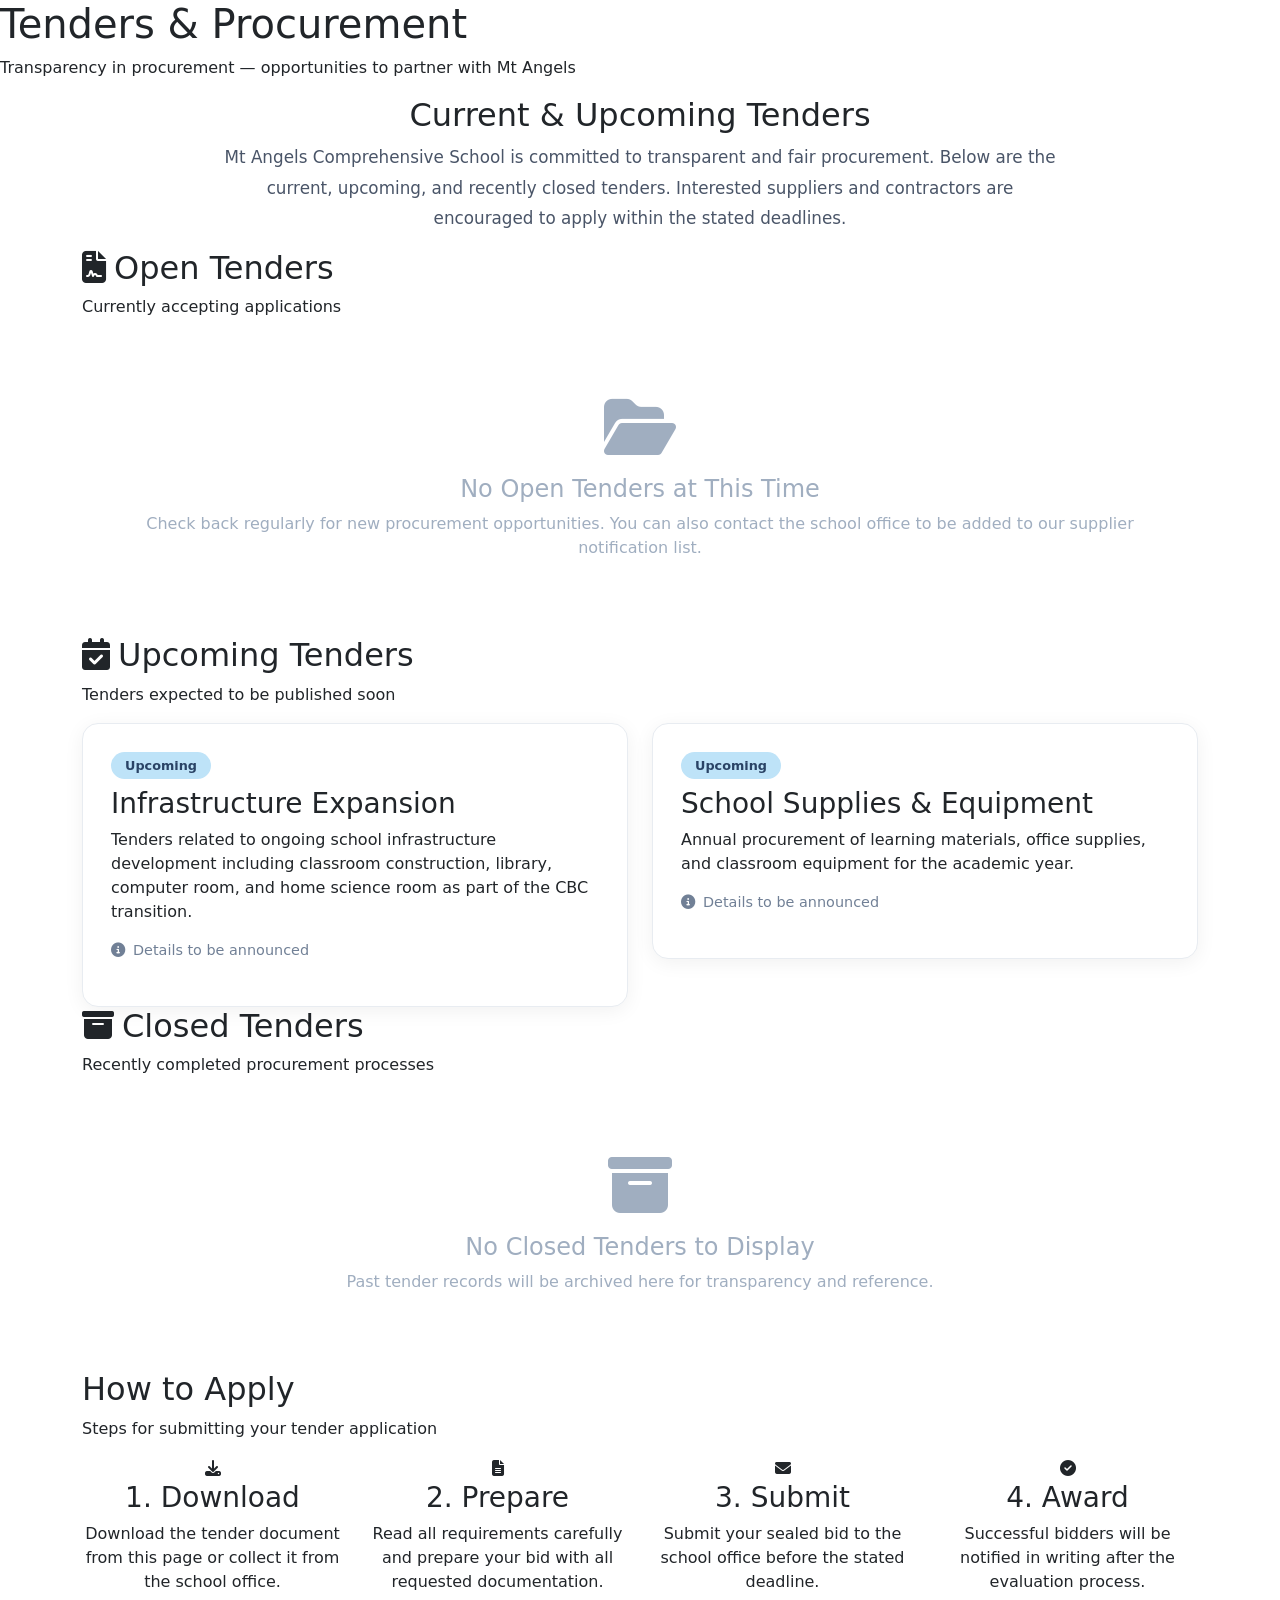
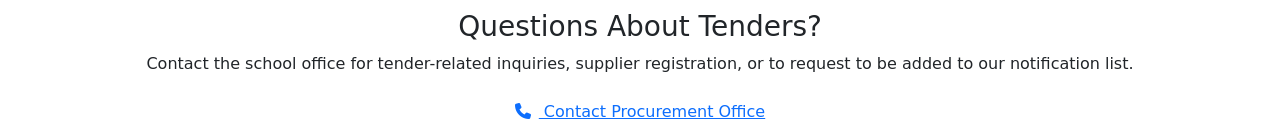
<file: school-website/src/main/resources/templates/tenders.html>
<!DOCTYPE html>
<html xmlns:th="http://www.thymeleaf.org">
<head>
    <meta charset="UTF-8">
    <meta name="viewport" content="width=device-width, initial-scale=1.0">
    <title>Tenders - Mt Angels Comprehensive School</title>
    <meta name="description" content="Current and past tenders at Mt Angels Comprehensive School - procurement opportunities and notices.">
    <link href="https://cdn.jsdelivr.net/npm/bootstrap@5.3.0/dist/css/bootstrap.min.css" rel="stylesheet">
    <link href="https://fonts.googleapis.com/css2?family=Inter:wght@300;400;500;600;700;800&display=swap" rel="stylesheet">
    <link rel="stylesheet" href="https://cdnjs.cloudflare.com/ajax/libs/font-awesome/6.4.0/css/all.min.css">
    <link rel="stylesheet" th:href="@{/css/minimal.css}">
    <style>
        .tender-card { background: #fff; border-radius: 16px; padding: 28px; box-shadow: 0 4px 20px rgba(0,0,0,0.06); border: 1px solid #e8ecf1; transition: transform 0.3s ease, box-shadow 0.3s ease; }
        .tender-card:hover { transform: translateY(-3px); box-shadow: 0 8px 30px rgba(0,0,0,0.1); }
        .tender-status { display: inline-block; padding: 4px 14px; border-radius: 20px; font-size: 0.8rem; font-weight: 600; }
        .status-open { background: #c6f6d5; color: #22543d; }
        .status-closed { background: #fed7d7; color: #822727; }
        .status-upcoming { background: #bee3f8; color: #2a4365; }
        .tender-meta { display: flex; flex-wrap: wrap; gap: 20px; margin: 16px 0; color: #718096; font-size: 0.9rem; }
        .tender-meta span i { margin-right: 6px; color: var(--primary-color); }
        .tender-ref { font-family: monospace; background: #f0f4ff; padding: 2px 10px; border-radius: 6px; font-size: 0.85rem; color: var(--primary-color); }
        .no-tenders { text-align: center; padding: 60px 20px; color: #a0aec0; }
        .no-tenders i { font-size: 4rem; margin-bottom: 16px; display: block; }
    </style>
</head>
<body>

    <!-- NAVBAR -->
    <div th:replace="~{fragments/navbar :: navbar(activePage='tenders')}"></div>

    <!-- HERO -->
    <section class="hero">
        <div class="hero-content">
            <h1>Tenders &amp; Procurement</h1>
            <p class="subtitle">Transparency in procurement &mdash; opportunities to partner with Mt Angels</p>
        </div>
    </section>

    <!-- INTRO -->
    <section class="featured-section">
        <div class="container">
            <div class="row">
                <div class="col-lg-9 mx-auto text-center">
                    <h2 class="section-title">Current &amp; Upcoming Tenders</h2>
                    <p style="color: #4a5568; font-size: 1.05rem; line-height: 1.8;">
                        Mt Angels Comprehensive School is committed to transparent and fair procurement. Below are the current, upcoming, and recently closed tenders. Interested suppliers and contractors are encouraged to apply within the stated deadlines.
                    </p>
                </div>
            </div>
        </div>
    </section>

    <!-- OPEN TENDERS -->
    <section class="news-section">
        <div class="container">
            <h2 class="section-title"><i class="fas fa-file-contract me-2"></i>Open Tenders</h2>
            <p class="section-subtitle">Currently accepting applications</p>

            <!-- No tenders message (show when there are no open tenders) -->
            <div class="feature-card">
                <div class="no-tenders">
                    <i class="fas fa-folder-open"></i>
                    <h4>No Open Tenders at This Time</h4>
                    <p>Check back regularly for new procurement opportunities. You can also contact the school office to be added to our supplier notification list.</p>
                </div>
            </div>

            <!--
            TEMPLATE FOR ADDING NEW TENDERS:
            Copy the block below and fill in the details for each new tender.

            <div class="tender-card mb-4">
                <div class="d-flex justify-content-between align-items-start flex-wrap gap-2">
                    <div>
                        <span class="tender-ref">MT/TENDER/2026/001</span>
                        <h3 class="feature-title mt-2">Supply of Laboratory Equipment</h3>
                    </div>
                    <span class="tender-status status-open">Open</span>
                </div>
                <div class="tender-meta">
                    <span><i class="fas fa-calendar-alt"></i>Published: 1 May 2026</span>
                    <span><i class="fas fa-clock"></i>Deadline: 31 May 2026, 4:00 PM</span>
                    <span><i class="fas fa-tag"></i>Category: Supplies</span>
                </div>
                <p class="feature-description">
                    Brief description of the tender requirements, scope of work, and any eligibility criteria.
                </p>
                <div class="mt-3">
                    <a href="#" class="btn-hero btn-primary-hero" style="font-size: 0.9rem; padding: 8px 20px;">
                        <i class="fas fa-download me-2"></i>Download Tender Document
                    </a>
                </div>
            </div>
            -->
        </div>
    </section>

    <!-- UPCOMING TENDERS -->
    <section class="featured-section">
        <div class="container">
            <h2 class="section-title"><i class="fas fa-calendar-check me-2"></i>Upcoming Tenders</h2>
            <p class="section-subtitle">Tenders expected to be published soon</p>

            <div class="row g-4">
                <div class="col-md-6">
                    <div class="tender-card">
                        <span class="tender-status status-upcoming">Upcoming</span>
                        <h3 class="feature-title mt-2">Infrastructure Expansion</h3>
                        <p class="feature-description">
                            Tenders related to ongoing school infrastructure development including classroom construction, library, computer room, and home science room as part of the CBC transition.
                        </p>
                        <p style="color: #718096; font-size: 0.9rem;"><i class="fas fa-info-circle me-2"></i>Details to be announced</p>
                    </div>
                </div>
                <div class="col-md-6">
                    <div class="tender-card">
                        <span class="tender-status status-upcoming">Upcoming</span>
                        <h3 class="feature-title mt-2">School Supplies &amp; Equipment</h3>
                        <p class="feature-description">
                            Annual procurement of learning materials, office supplies, and classroom equipment for the academic year.
                        </p>
                        <p style="color: #718096; font-size: 0.9rem;"><i class="fas fa-info-circle me-2"></i>Details to be announced</p>
                    </div>
                </div>
            </div>
        </div>
    </section>

    <!-- CLOSED TENDERS -->
    <section class="news-section">
        <div class="container">
            <h2 class="section-title"><i class="fas fa-archive me-2"></i>Closed Tenders</h2>
            <p class="section-subtitle">Recently completed procurement processes</p>

            <div class="feature-card">
                <div class="no-tenders">
                    <i class="fas fa-archive"></i>
                    <h4>No Closed Tenders to Display</h4>
                    <p>Past tender records will be archived here for transparency and reference.</p>
                </div>
            </div>
        </div>
    </section>

    <!-- HOW TO APPLY -->
    <section class="featured-section">
        <div class="container">
            <h2 class="section-title">How to Apply</h2>
            <p class="section-subtitle">Steps for submitting your tender application</p>

            <div class="row g-4">
                <div class="col-md-3 col-6">
                    <div class="feature-card text-center">
                        <div class="feature-icon mx-auto"><i class="fas fa-download"></i></div>
                        <h3 class="feature-title">1. Download</h3>
                        <p class="feature-description">Download the tender document from this page or collect it from the school office.</p>
                    </div>
                </div>
                <div class="col-md-3 col-6">
                    <div class="feature-card text-center">
                        <div class="feature-icon mx-auto"><i class="fas fa-file-alt"></i></div>
                        <h3 class="feature-title">2. Prepare</h3>
                        <p class="feature-description">Read all requirements carefully and prepare your bid with all requested documentation.</p>
                    </div>
                </div>
                <div class="col-md-3 col-6">
                    <div class="feature-card text-center">
                        <div class="feature-icon mx-auto"><i class="fas fa-envelope"></i></div>
                        <h3 class="feature-title">3. Submit</h3>
                        <p class="feature-description">Submit your sealed bid to the school office before the stated deadline.</p>
                    </div>
                </div>
                <div class="col-md-3 col-6">
                    <div class="feature-card text-center">
                        <div class="feature-icon mx-auto"><i class="fas fa-check-circle"></i></div>
                        <h3 class="feature-title">4. Award</h3>
                        <p class="feature-description">Successful bidders will be notified in writing after the evaluation process.</p>
                    </div>
                </div>
            </div>
        </div>
    </section>

    <!-- CTA -->
    <section class="news-section">
        <div class="container">
            <div class="feature-card text-center">
                <h3 class="feature-title">Questions About Tenders?</h3>
                <p class="feature-description mb-4">
                    Contact the school office for tender-related inquiries, supplier registration, or to request to be added to our notification list.
                </p>
                <a href="/contact" class="btn-hero btn-primary-hero">
                    <i class="fas fa-phone me-2"></i>
                    Contact Procurement Office
                </a>
            </div>
        </div>
    </section>

    <!-- FOOTER -->
    <div th:replace="~{fragments/footer :: footer}"></div>

    <script src="https://cdn.jsdelivr.net/npm/bootstrap@5.3.0/dist/js/bootstrap.bundle.min.js"></script>
    <script>
        window.addEventListener('scroll', function() {
            const navbar = document.querySelector('.navbar');
            if (window.scrollY > 50) navbar.classList.add('scrolled');
            else navbar.classList.remove('scrolled');
        });

        const observer = new IntersectionObserver(function(entries) {
            entries.forEach(entry => {
                if (entry.isIntersecting) {
                    entry.target.style.opacity = '1';
                    entry.target.style.transform = 'translateY(0)';
                }
            });
        }, { threshold: 0.1, rootMargin: '0px 0px -50px 0px' });

        document.querySelectorAll('.feature-card, .tender-card').forEach(card => {
            card.style.opacity = '0';
            card.style.transform = 'translateY(30px)';
            card.style.transition = 'opacity 0.6s ease, transform 0.6s ease';
            observer.observe(card);
        });
    </script>
</body>
</html>
</file>
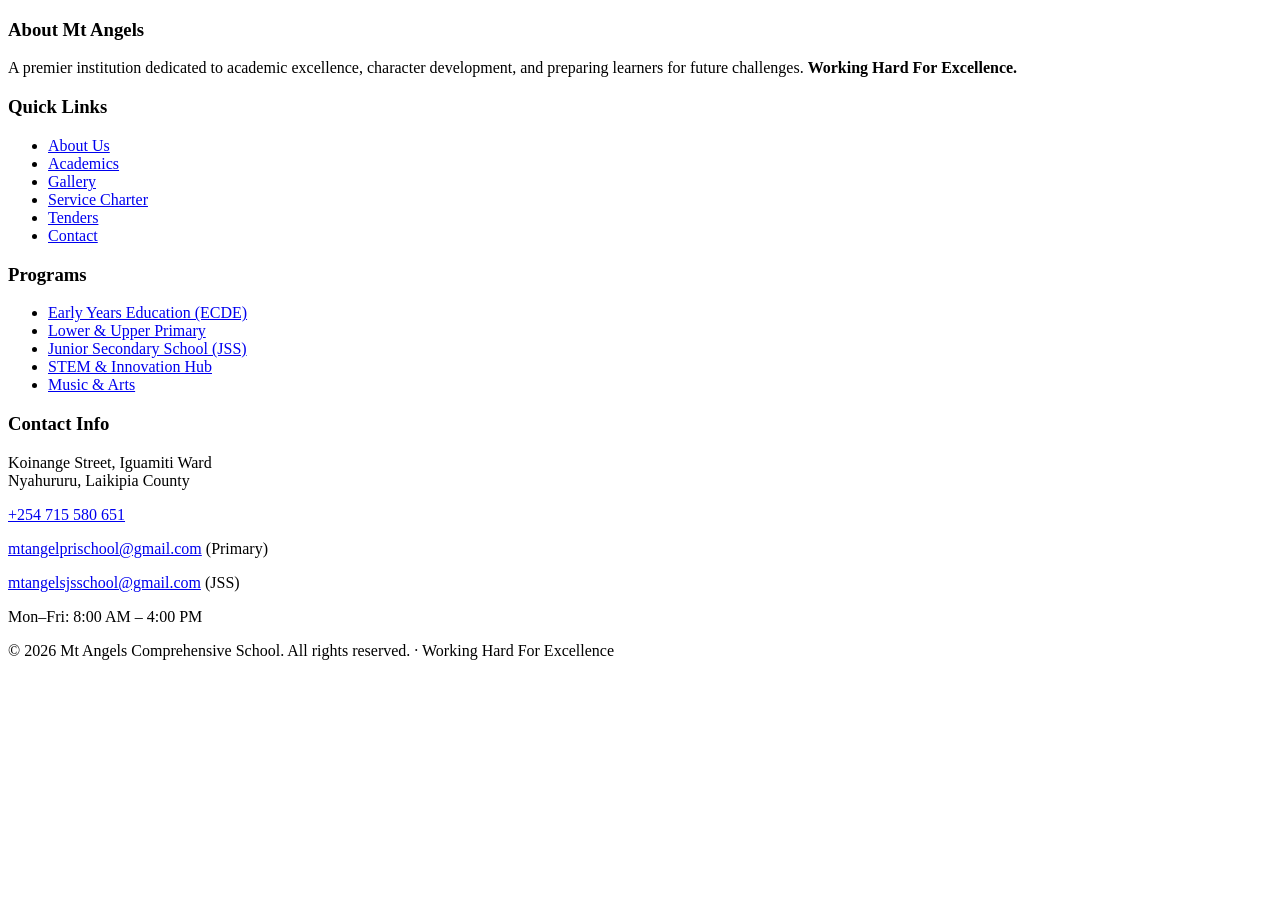
<file: school-website/src/main/resources/templates/fragments/footer.html>
<!DOCTYPE html>
<html xmlns:th="http://www.thymeleaf.org">
<head></head>
<body>
    <footer th:fragment="footer" class="footer">
        <div class="container">
            <div class="footer-content">
                <div class="footer-section">
                    <h3>About Mt Angels</h3>
                    <p>A premier institution dedicated to academic excellence, character development, and preparing learners for future challenges. <strong>Working Hard For Excellence.</strong></p>
                    <div class="mt-3">
                        <a href="#" class="text-white me-3"><i class="fab fa-facebook"></i></a>
                        <a href="#" class="text-white me-3"><i class="fab fa-twitter"></i></a>
                        <a href="#" class="text-white me-3"><i class="fab fa-instagram"></i></a>
                        <a href="#" class="text-white"><i class="fab fa-youtube"></i></a>
                    </div>
                </div>
                <div class="footer-section">
                    <h3>Quick Links</h3>
                    <ul class="footer-links">
                        <li><a href="/about">About Us</a></li>
                        <li><a href="/academics">Academics</a></li>
                        <li><a href="/gallery">Gallery</a></li>
                        <li><a href="/charter">Service Charter</a></li>
                        <li><a href="/tenders">Tenders</a></li>
                        <li><a href="/contact">Contact</a></li>
                    </ul>
                </div>
                <div class="footer-section">
                    <h3>Programs</h3>
                    <ul class="footer-links">
                        <li><a href="/academics">Early Years Education (ECDE)</a></li>
                        <li><a href="/academics">Lower &amp; Upper Primary</a></li>
                        <li><a href="/academics">Junior Secondary School (JSS)</a></li>
                        <li><a href="/innovation">STEM &amp; Innovation Hub</a></li>
                        <li><a href="/academics">Music &amp; Arts</a></li>
                    </ul>
                </div>
                <div class="footer-section">
                    <h3>Contact Info</h3>
                    <p><i class="fas fa-map-marker-alt me-2"></i> Koinange Street, Iguamiti Ward<br>Nyahururu, Laikipia County</p>
                    <p><i class="fas fa-phone me-2"></i> <a href="tel:+254715580651" class="text-white">+254 715 580 651</a></p>
                    <p><i class="fas fa-envelope me-2"></i> <a href="mailto:mtangelprischool@gmail.com" class="text-white">mtangelprischool@gmail.com</a> <span class="d-block ms-4">(Primary)</span></p>
                    <p><i class="fas fa-envelope me-2"></i> <a href="mailto:mtangelsjsschool@gmail.com" class="text-white">mtangelsjsschool@gmail.com</a> <span class="d-block ms-4">(JSS)</span></p>
                    <p><i class="fas fa-clock me-2"></i> Mon&ndash;Fri: 8:00 AM &ndash; 4:00 PM</p>
                </div>
            </div>
            <div class="footer-bottom">
                <p>&copy; 2026 Mt Angels Comprehensive School. All rights reserved. &middot; Working Hard For Excellence</p>
            </div>
        </div>
    </footer>
</body>
</html>
</file>
